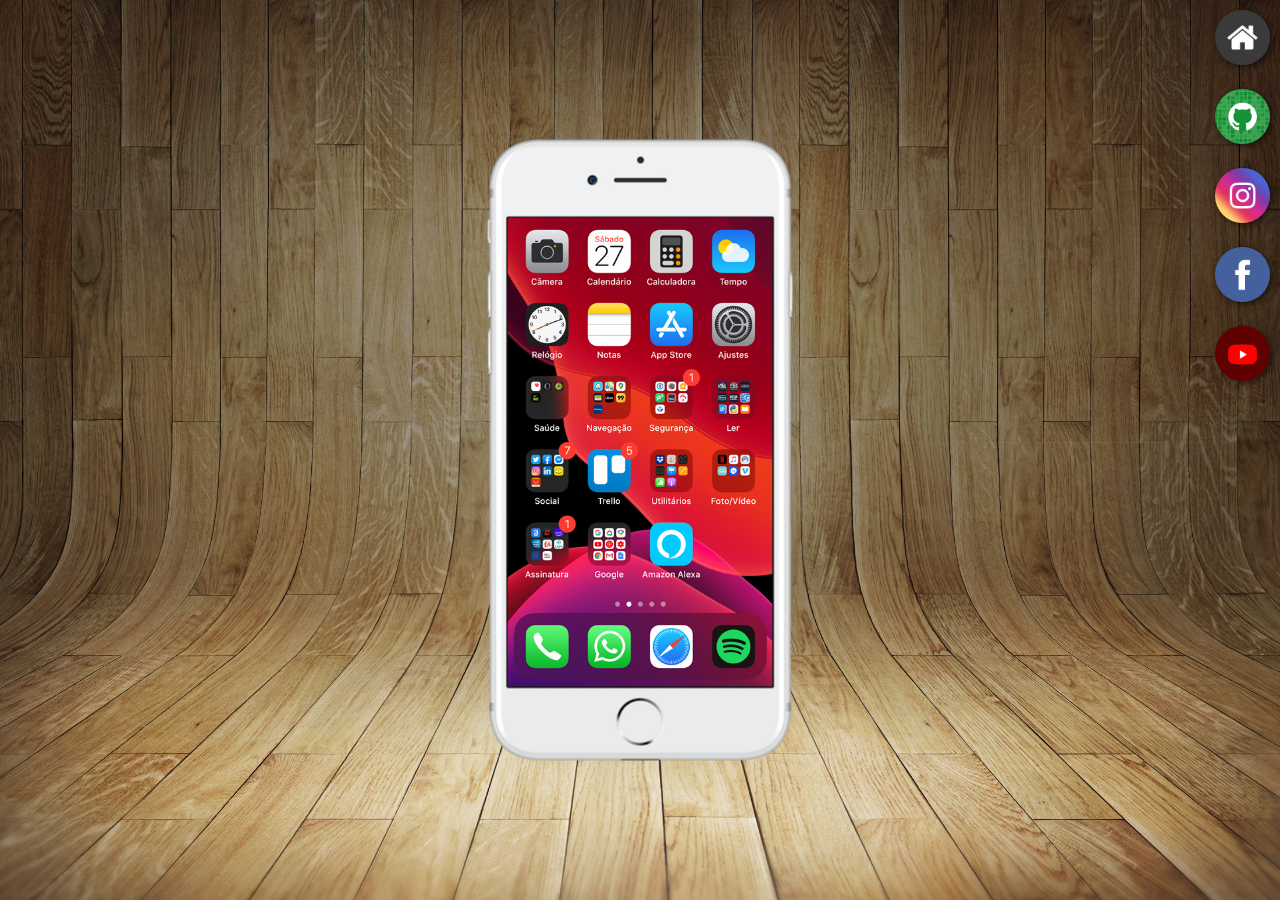
<file: index.html>
<!DOCTYPE html>
<html lang="pt-BR">
<head>
    <meta charset="UTF-8">
    <meta name="viewport" content="width=device-width, initial-scale=1.0">
    <link rel="shortcut icon" href="favicon.ico" type="image/x-icon">
    <link rel="stylesheet" href="estilos/style.css">
    <title>Projeto Redes Sociais</title>
</head>
<body>
    <main>
        <section id="telefone">
            <iframe src="home.html" name="tela" id="tela" frameborder="0">
                seu navegador não e compativel com esta funcionalidade
            </iframe>
        </section>
        <section id="redes-sociais">
            <a href="home.html" target="tela"> <img src="imagens/logo-home.jpg" alt="Home"></a> <br>
            <a href="github.html" target="tela"> <img src="imagens/logo-github.jpg" alt="GitHub"></a> <br>
            <a href="instagram.html" target="tela"><img src="imagens/logo-instagram.jpg" alt="Instagram"></a> <br>
            <a href="facebook.html" target="tela"><img src="imagens/logo-facebook.jpg" alt="Facebook"></a> <br>
            <a href="youtube.html" target="tela"><img src="imagens/logo-youtube.jpg" alt=""></a> <br>
        </section>
    </main>
</body>
</html>
</file>
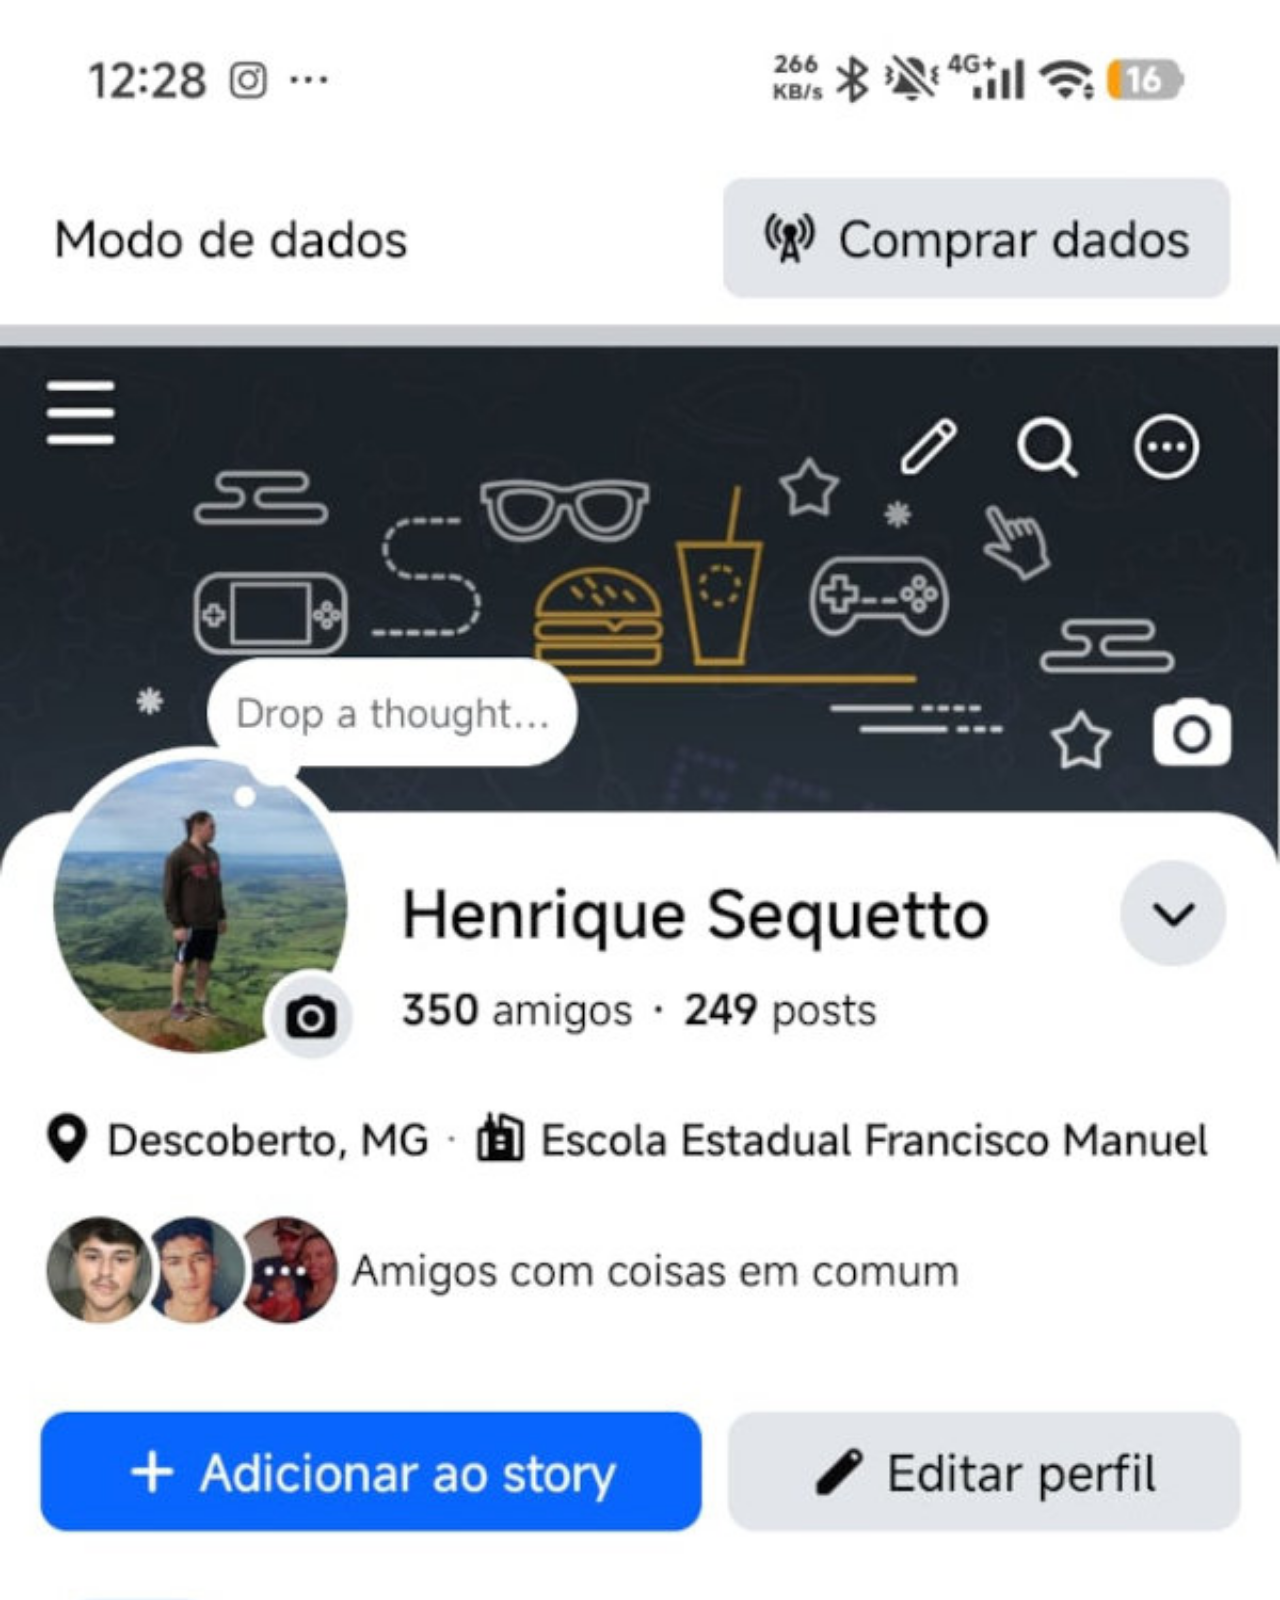
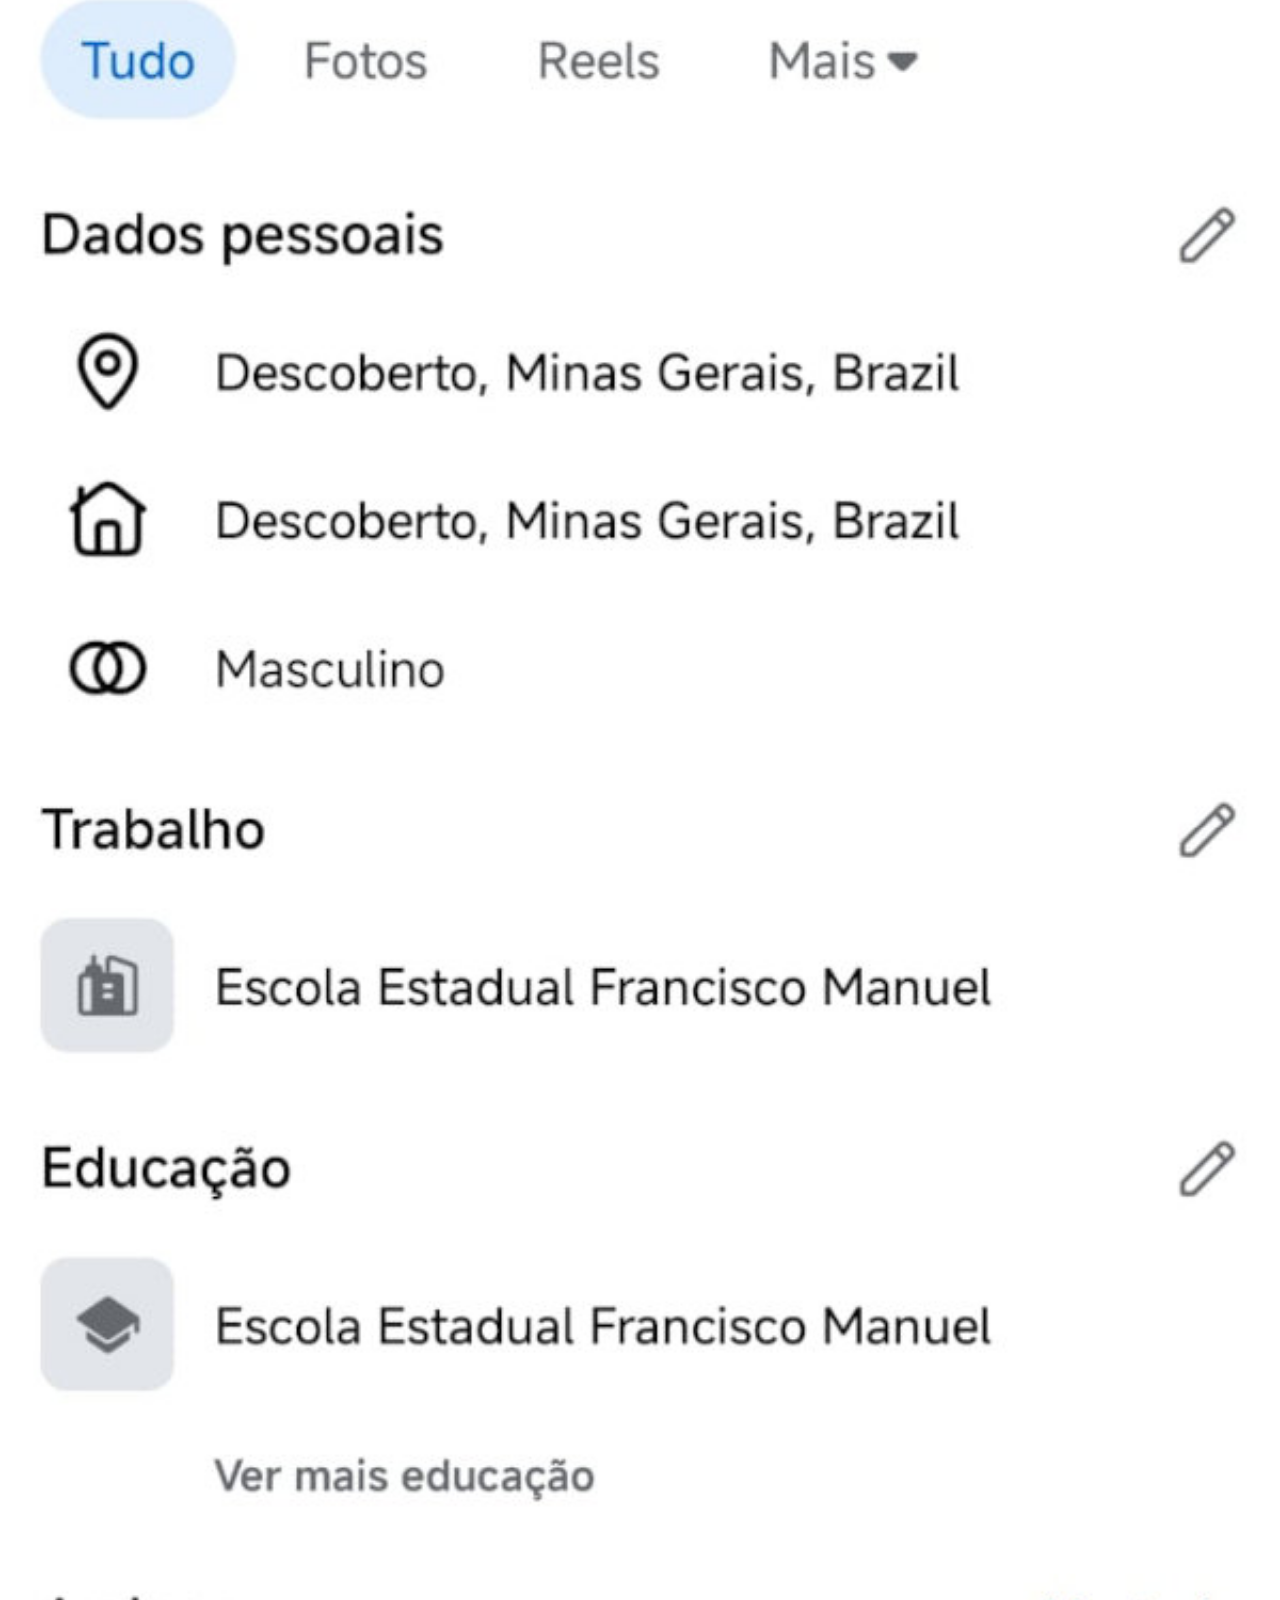
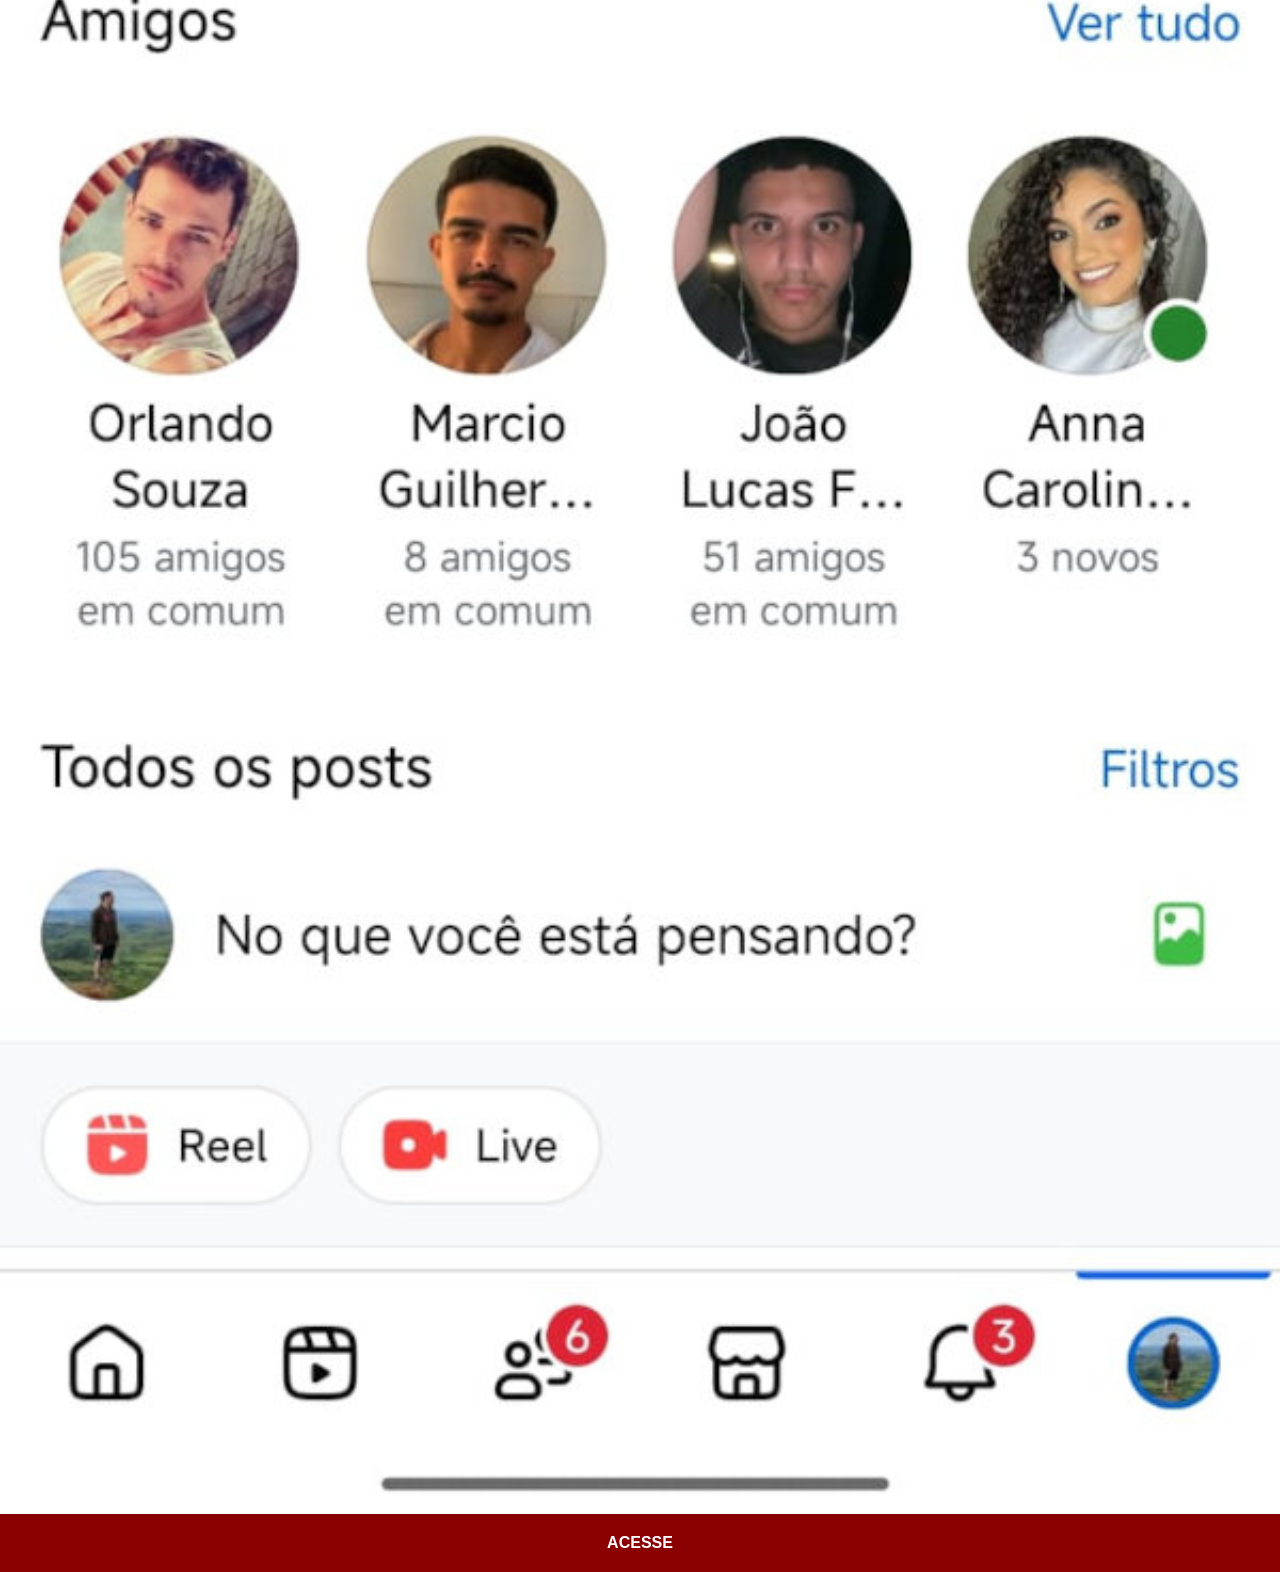
<file: facebook.html>
<!DOCTYPE html>
<html lang="pt-BR">
<head>
    <meta charset="UTF-8">
    <meta name="viewport" content="width=device-width, initial-scale=1.0">
    <link rel="stylesheet" href="estilos/social.css">
    <title>Facebook</title>
</head>
<body>
    <img src="imagens/tela-facebook.jpg" alt="Facebook">
    <a href="https://www.facebook.com/henrique.sequetto/" target="_blank" rel="external"> ACESSE</a>
</body>
</html>
</file>
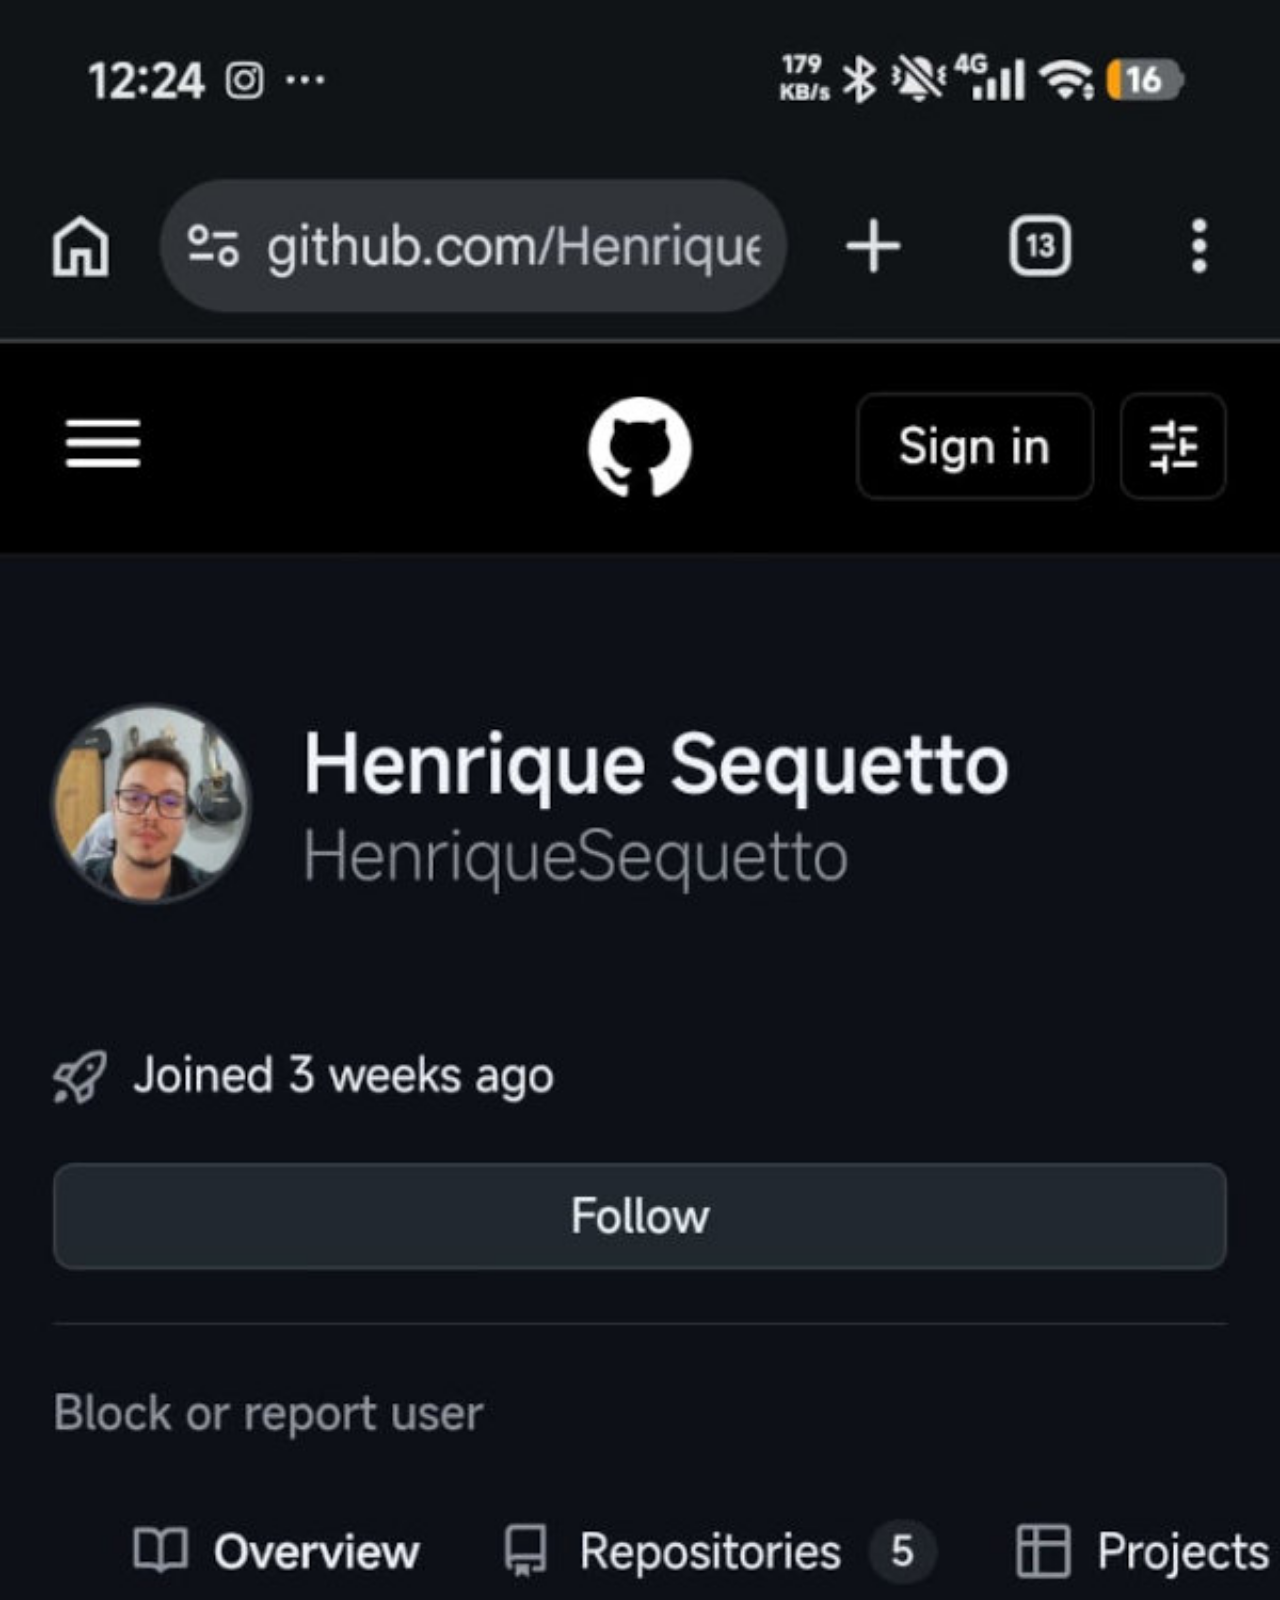
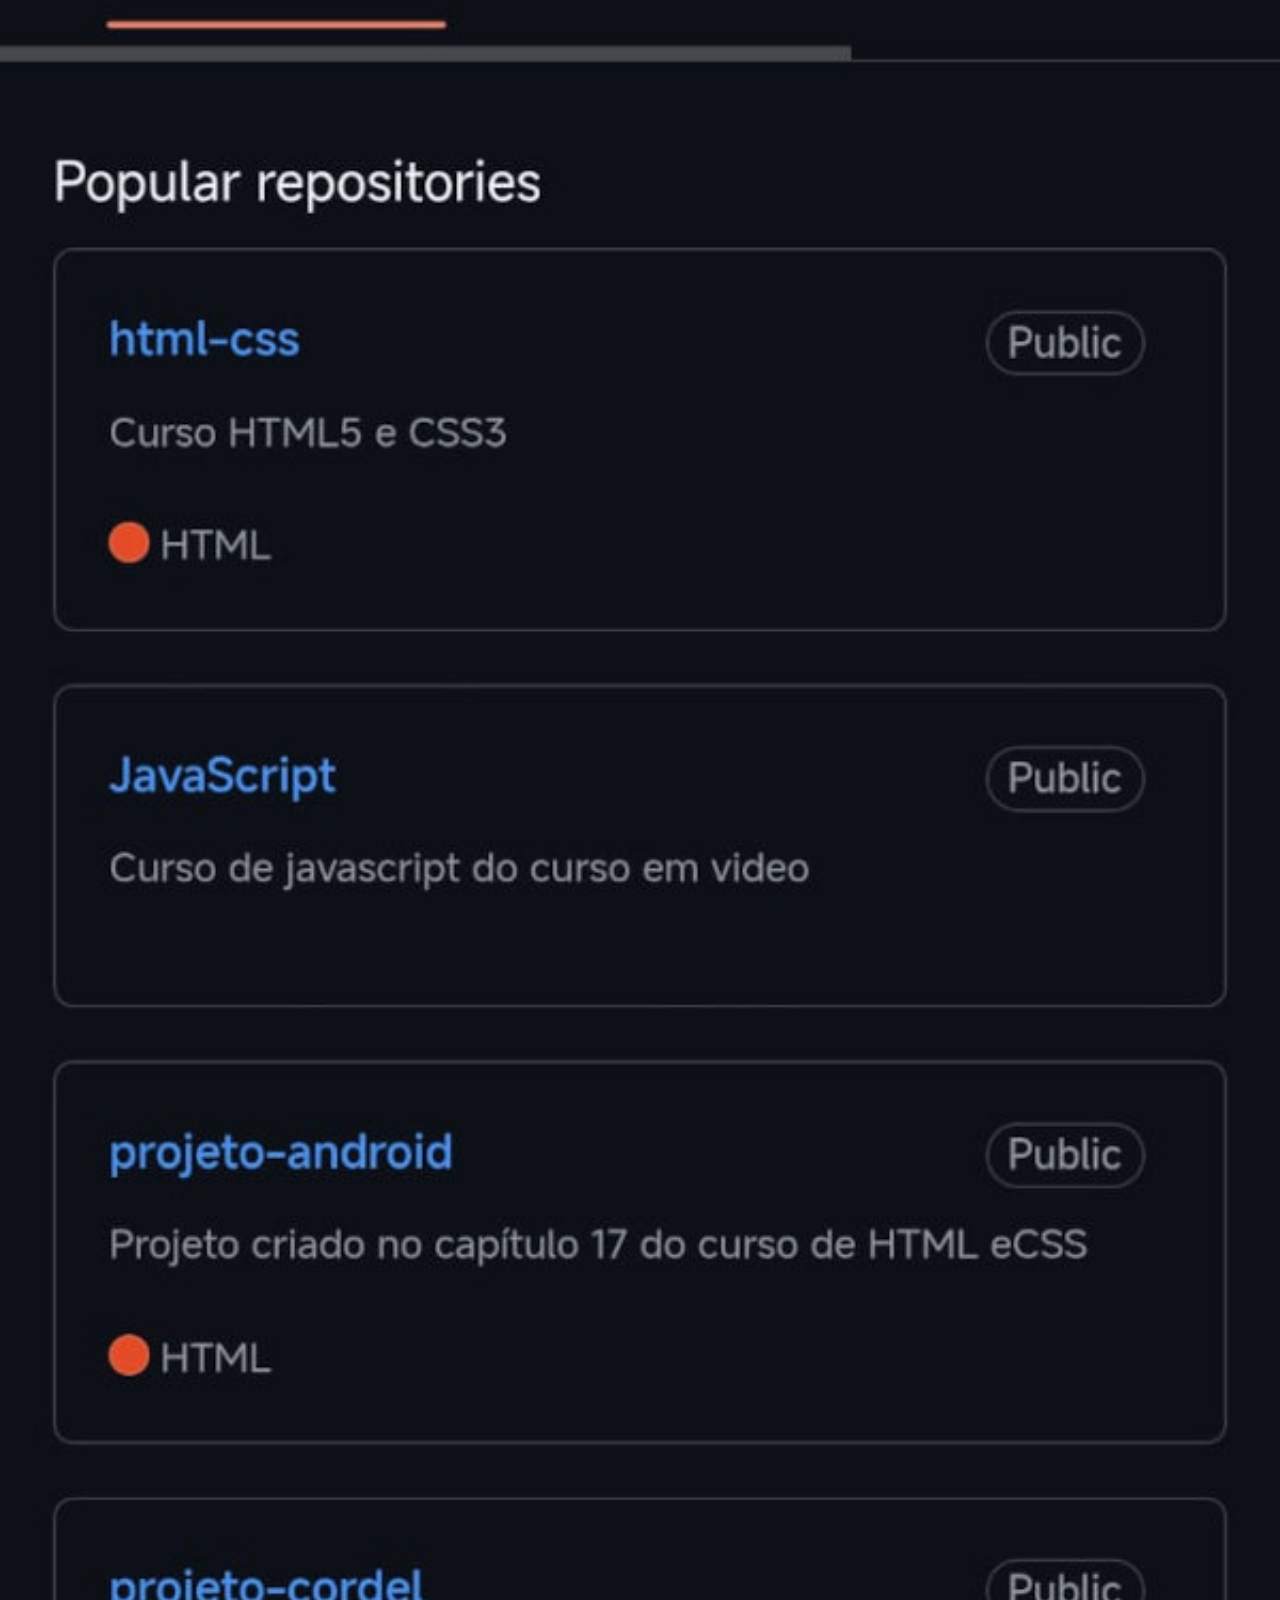
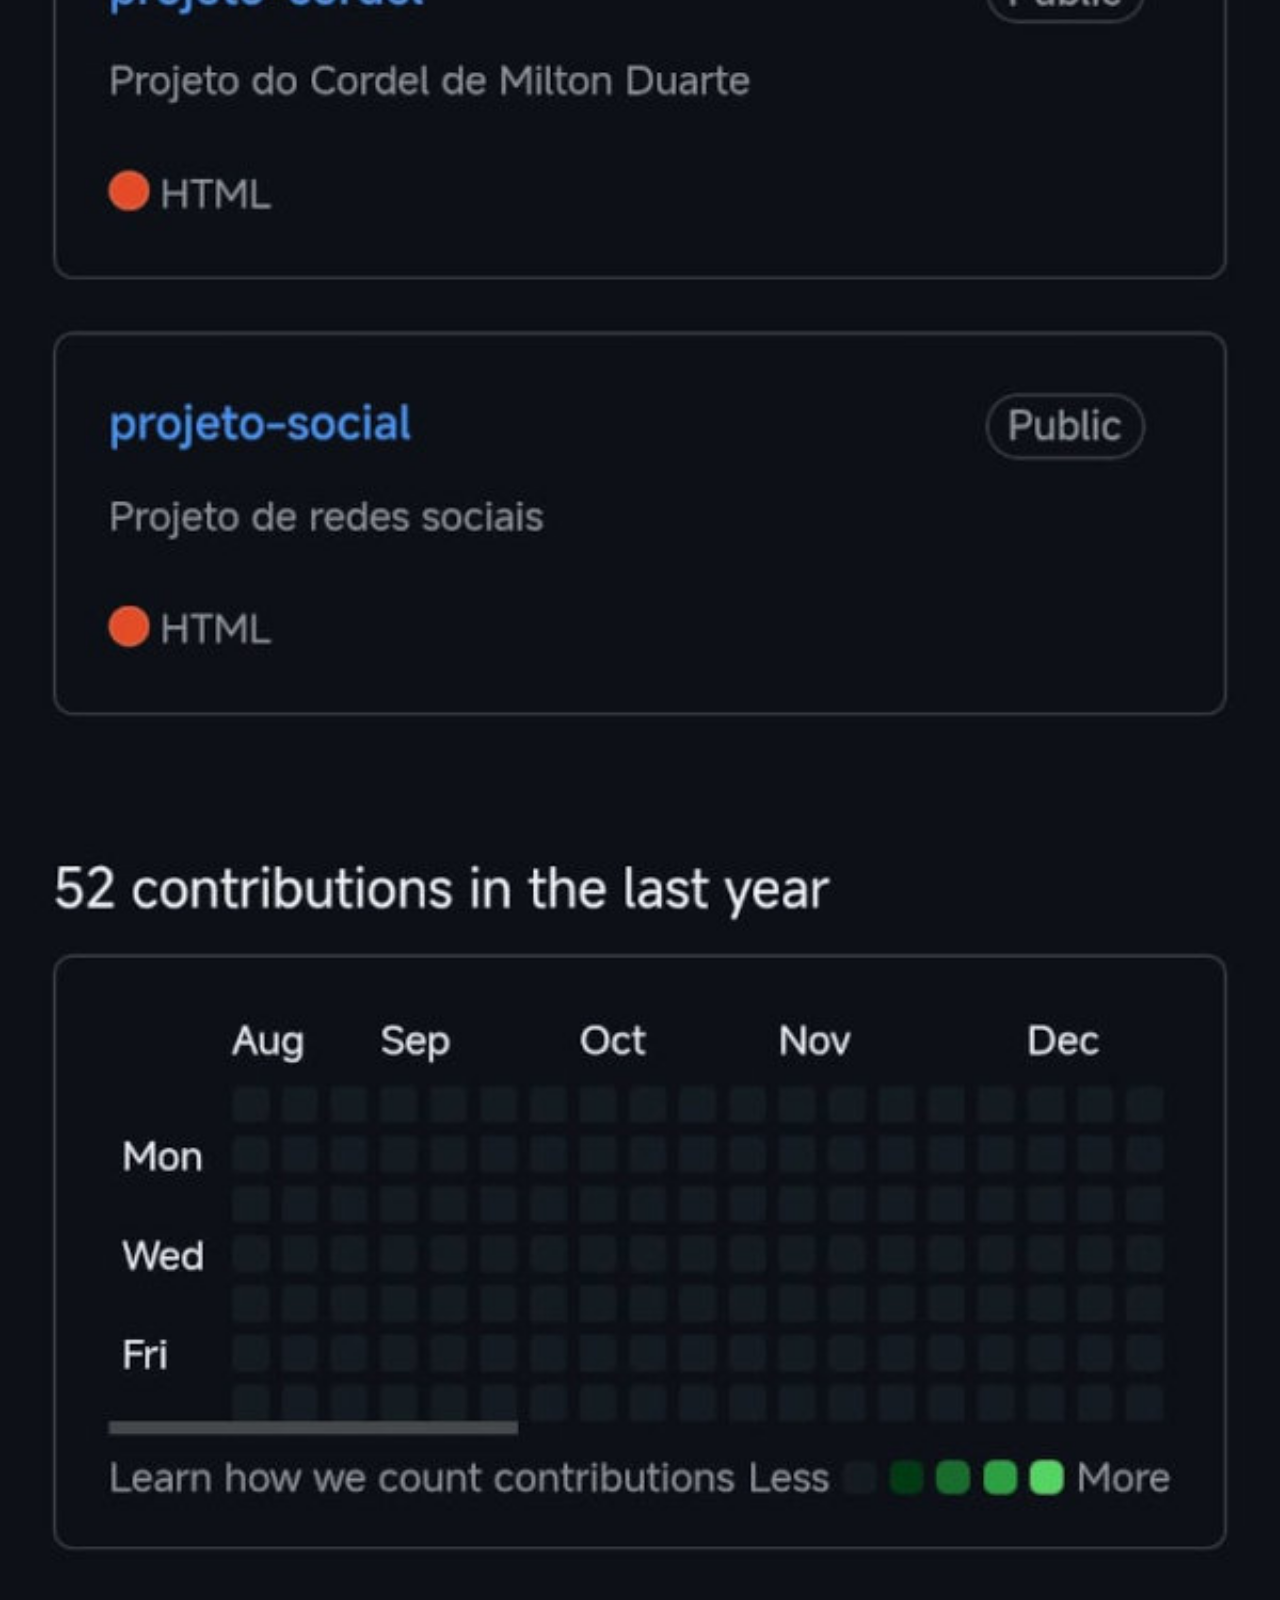
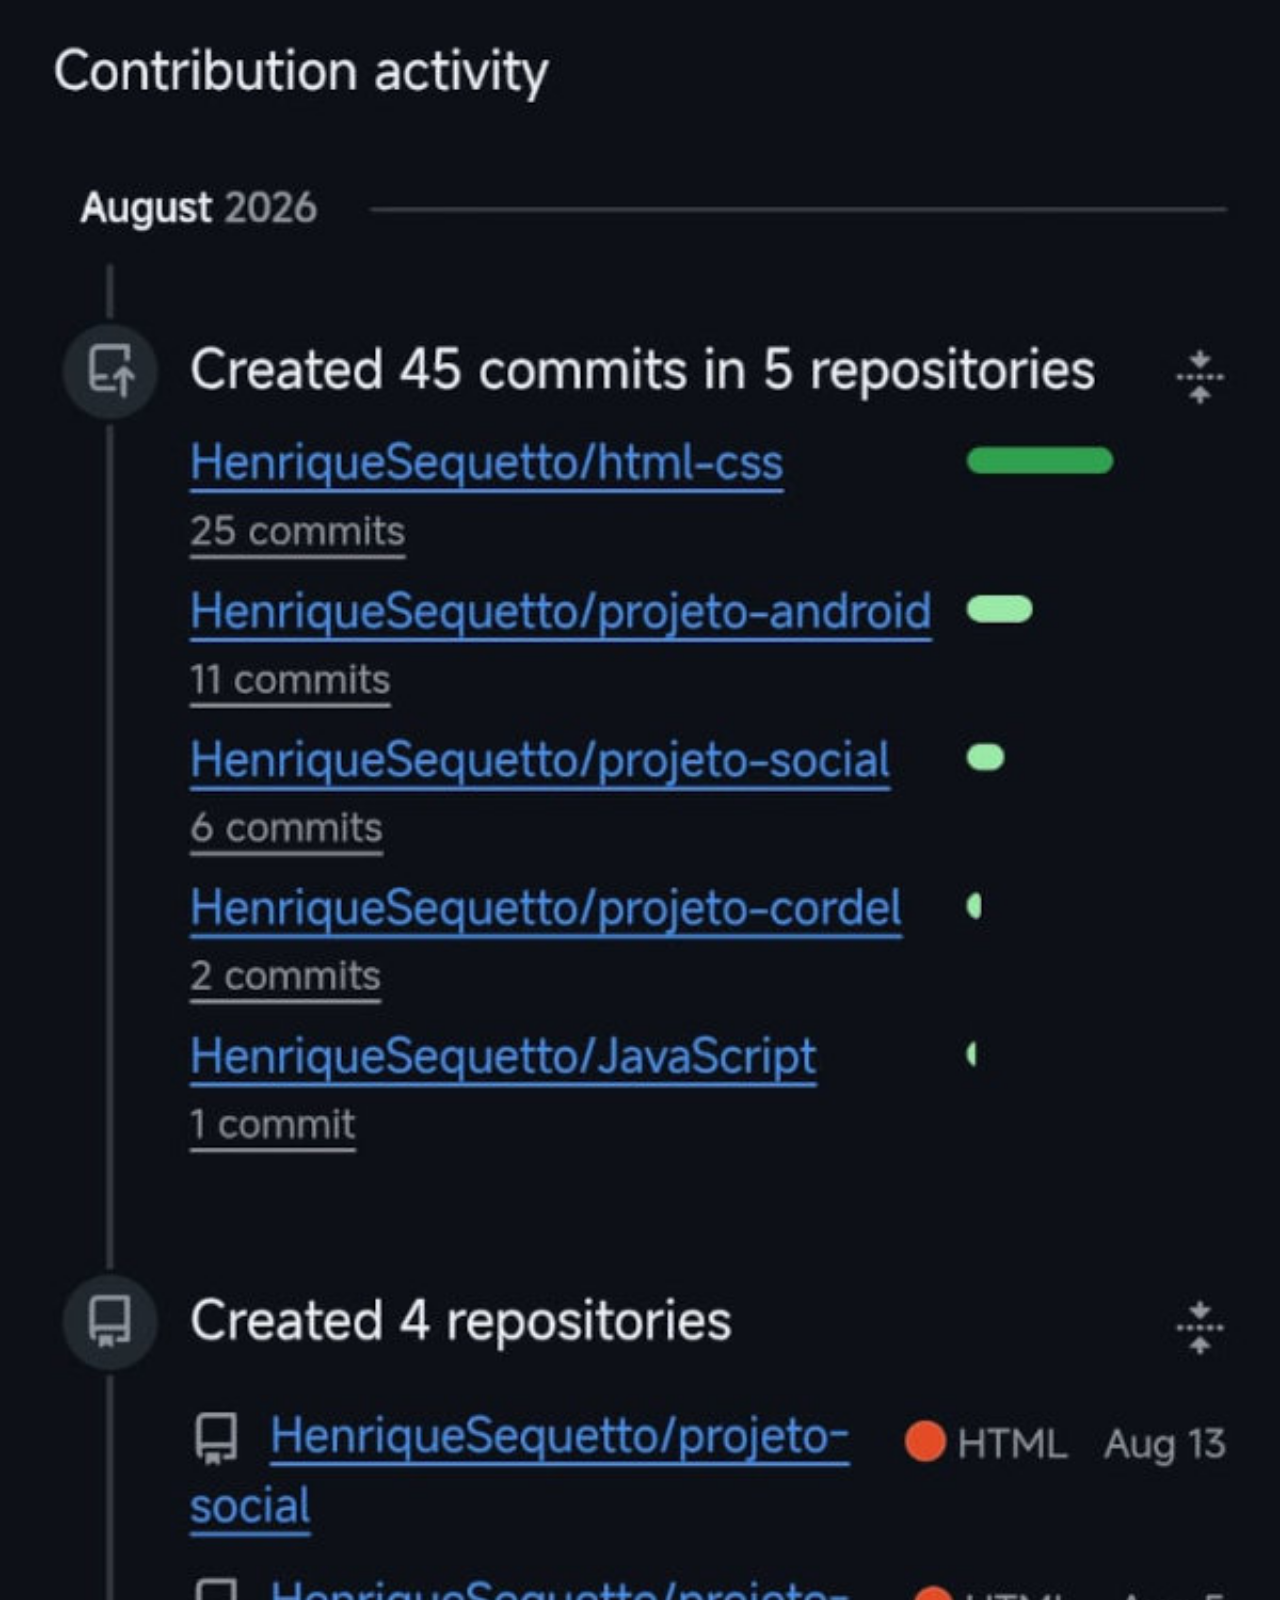
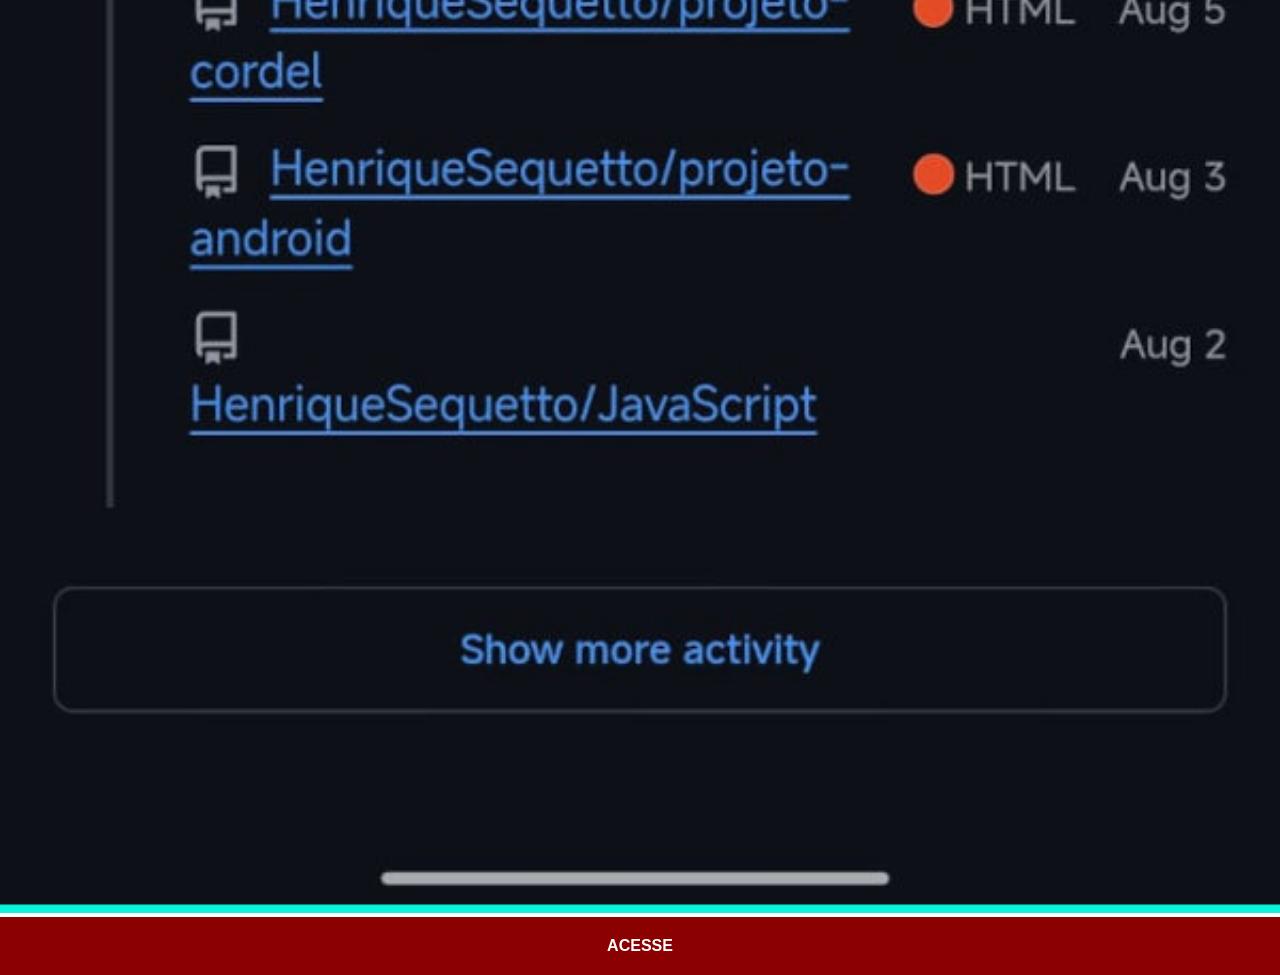
<file: github.html>
<!DOCTYPE html>
<html lang="pt-BR">
<head>
    <meta charset="UTF-8">
    <meta name="viewport" content="width=device-width, initial-scale=1.0">
    <link rel="stylesheet" href="estilos/social.css">
    <title>github</title>
</head>
<body>
    <img src="imagens/tela-github.jpg" alt="GitHub">
    <a href="https://github.com/HenriqueSequetto" target="_blank" rel="external">ACESSE</a>
</body>
</html>
</file>
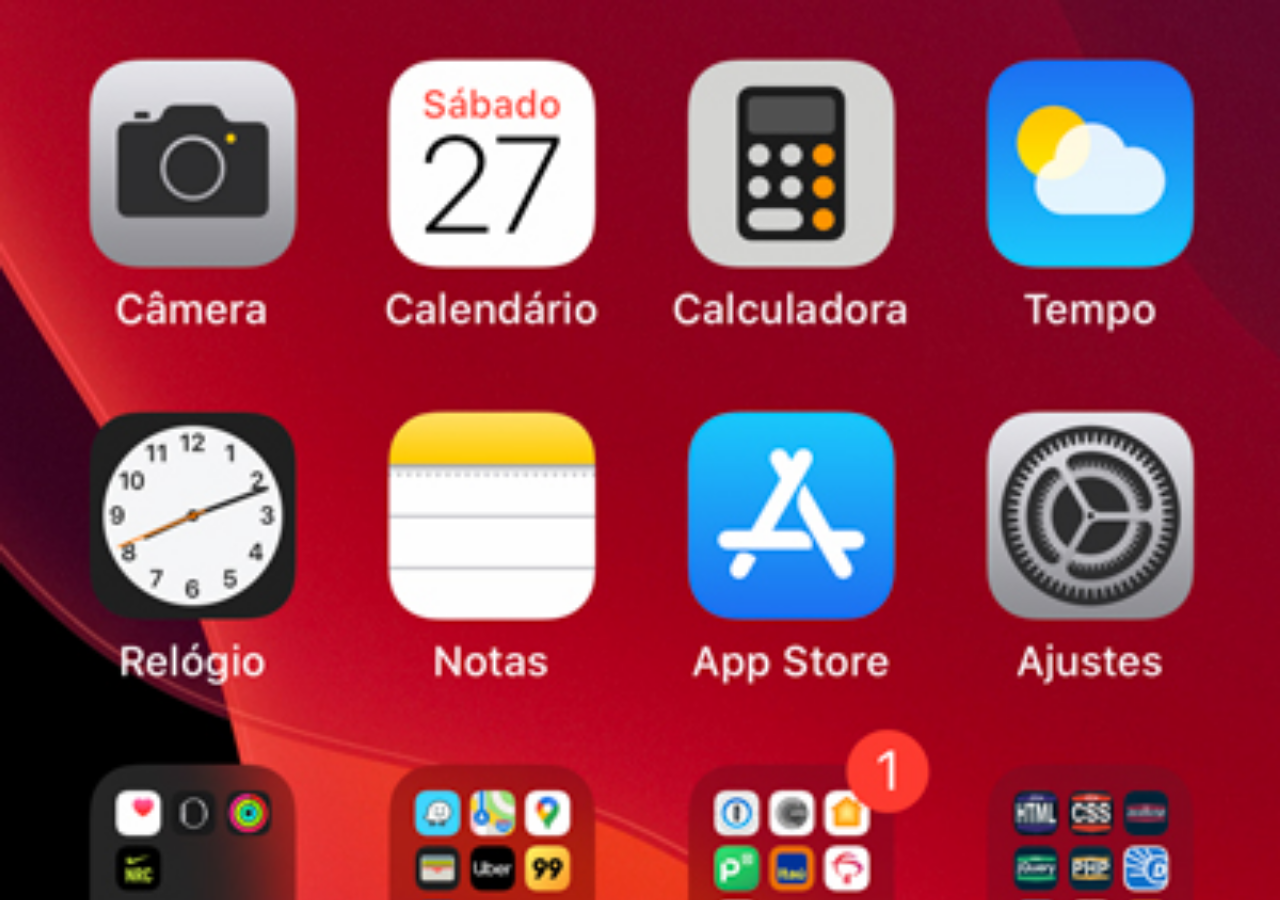
<file: home.html>
<!DOCTYPE html>
<html lang="pt-BR">
<head>
    <meta charset="UTF-8">
    <meta name="viewport" content="width=device-width, initial-scale=1.0">
    <title>Home</title>
    <style>
        *{
            margin: 0;
            padding: 0;
        }

        body{
            width: 100vw;
            height: 100vh;
            background: black url('imagens/tela-home.jpg') no-repeat top center ;
            background-size: cover;
        }
    </style>
</head>

<body>
    
</body>
</html>
</file>
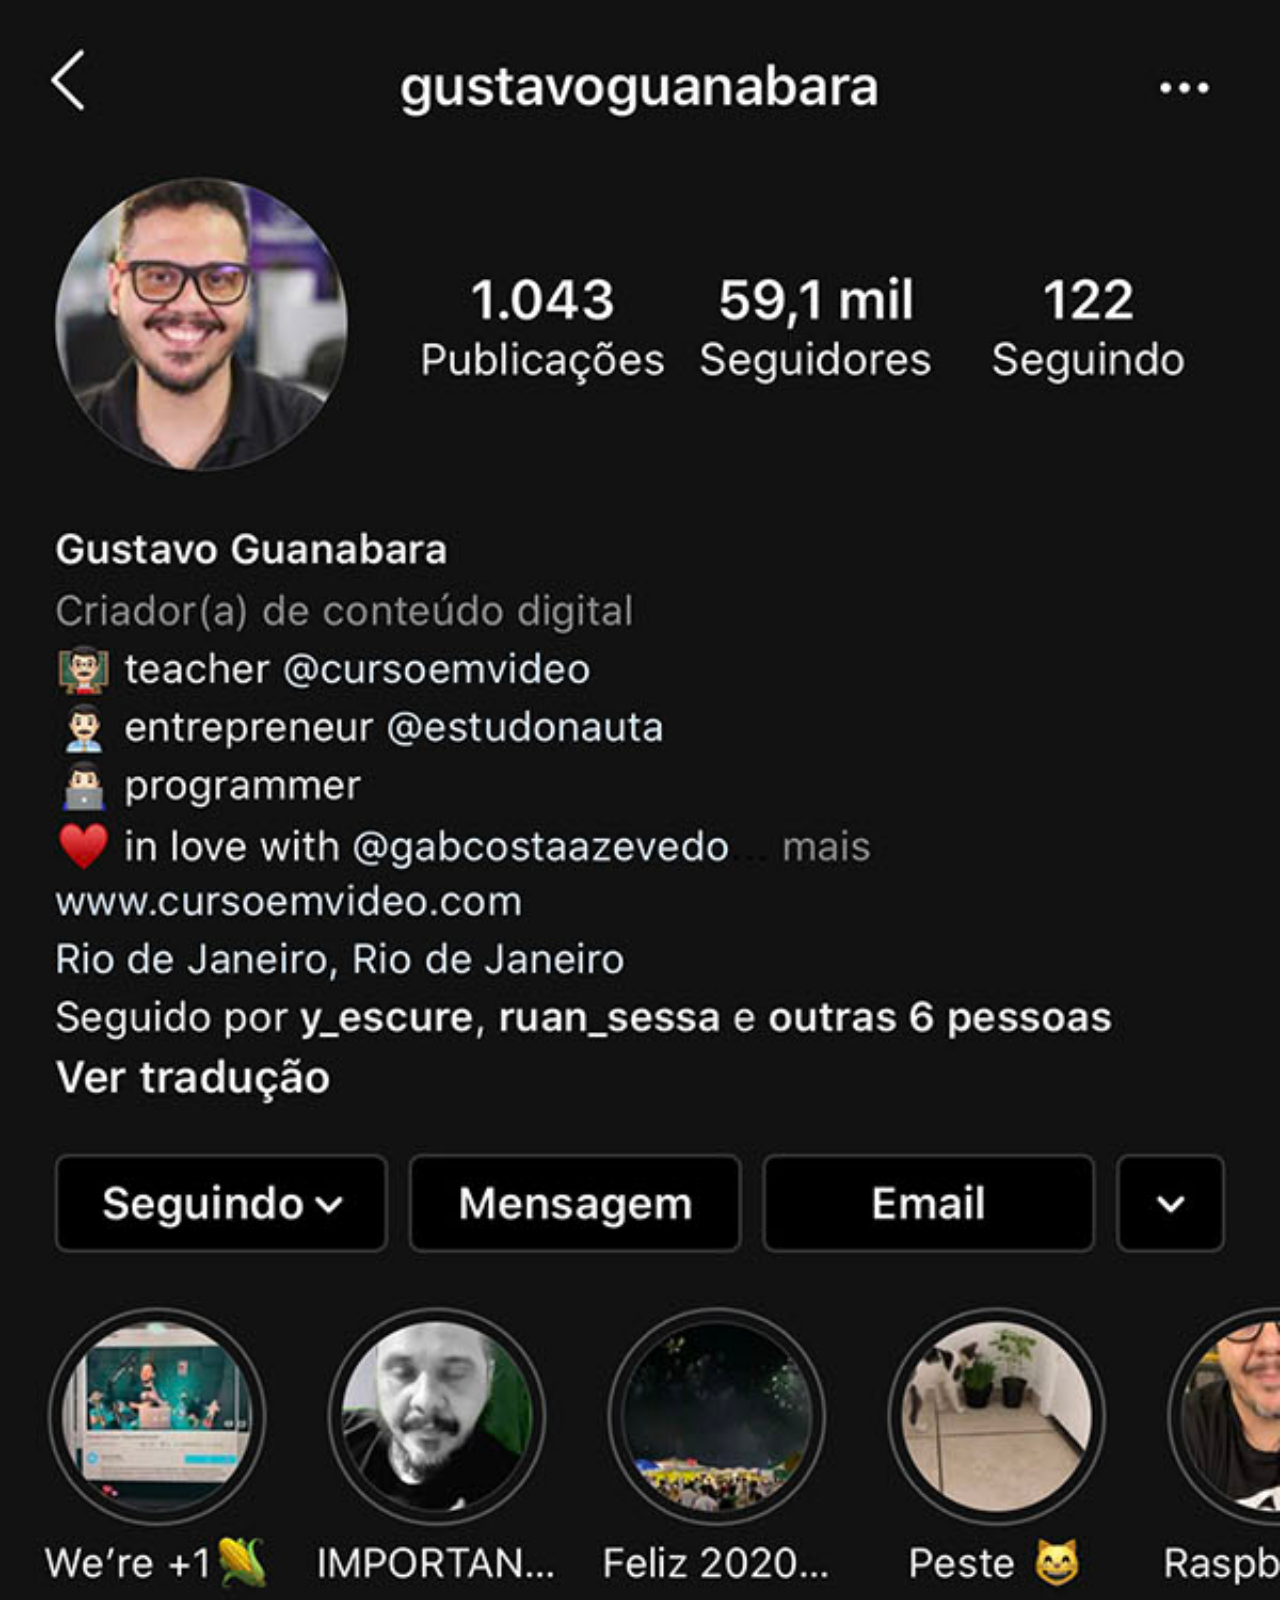
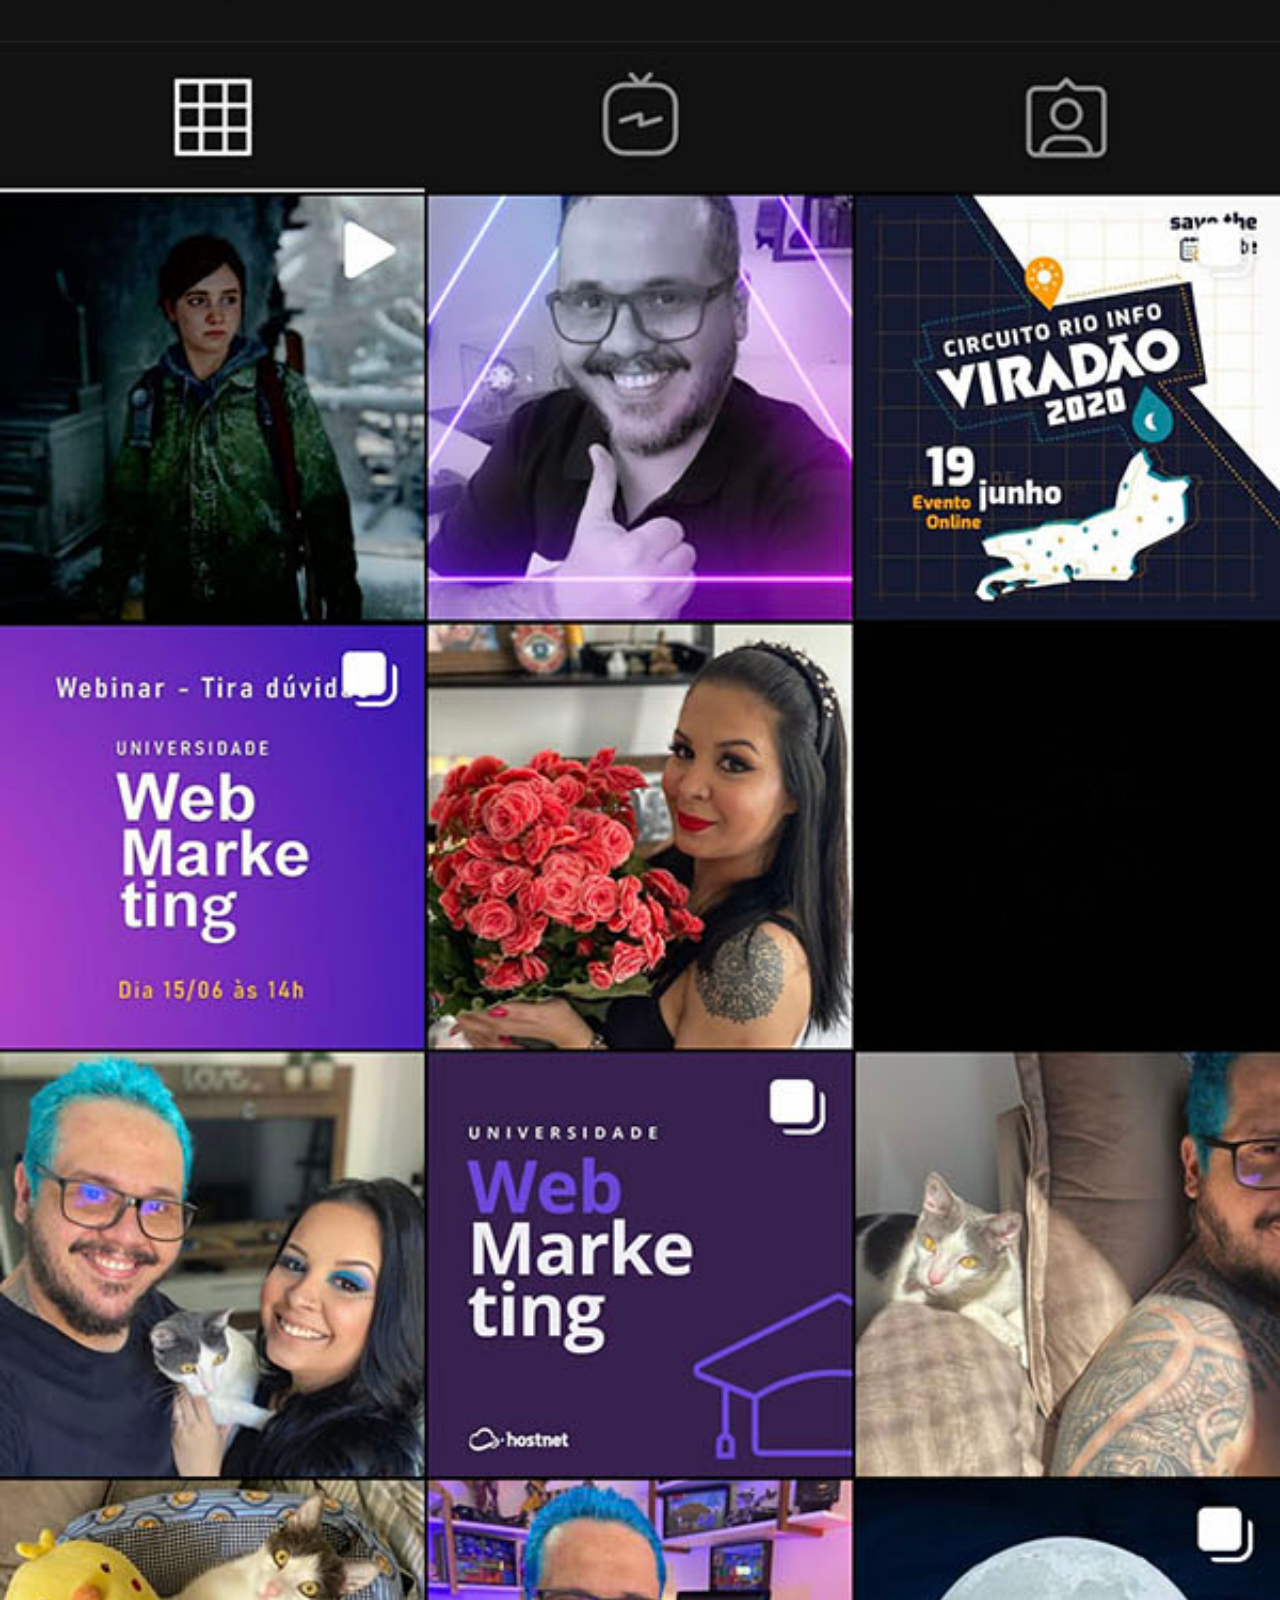
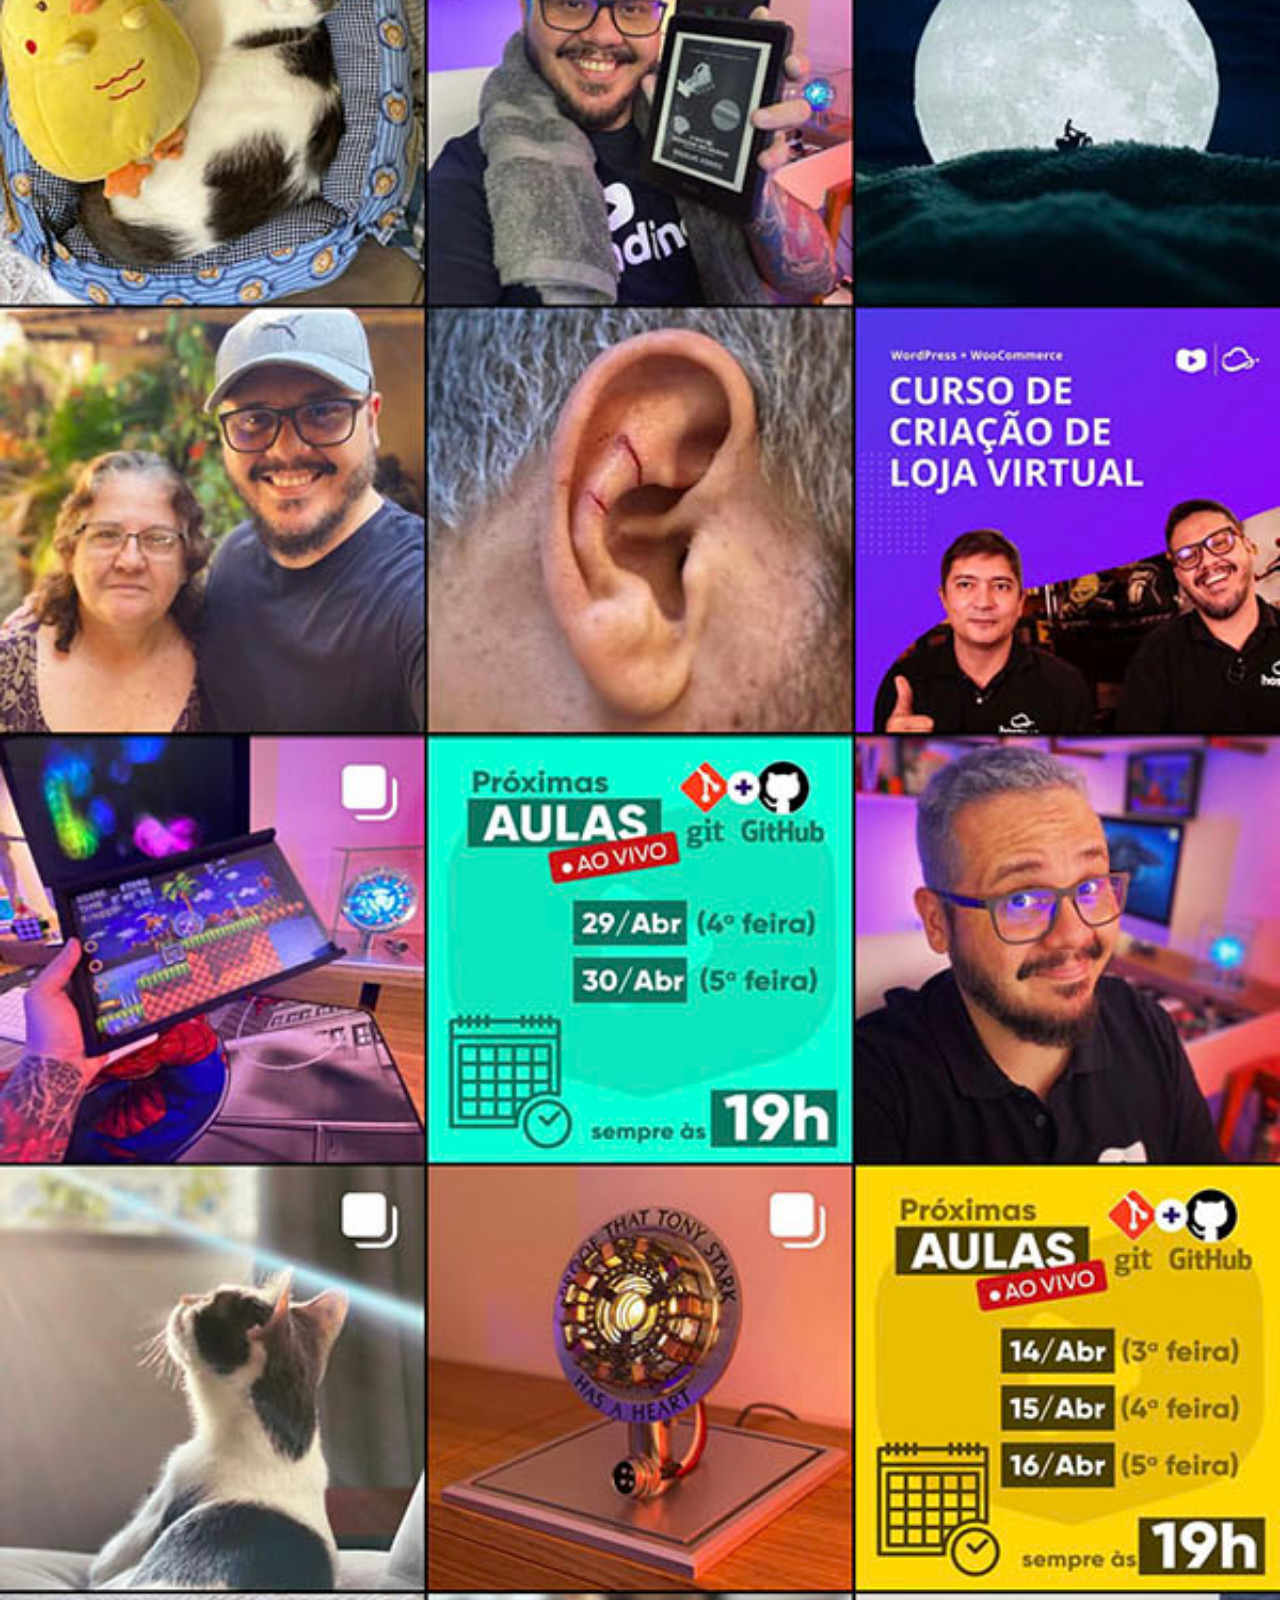
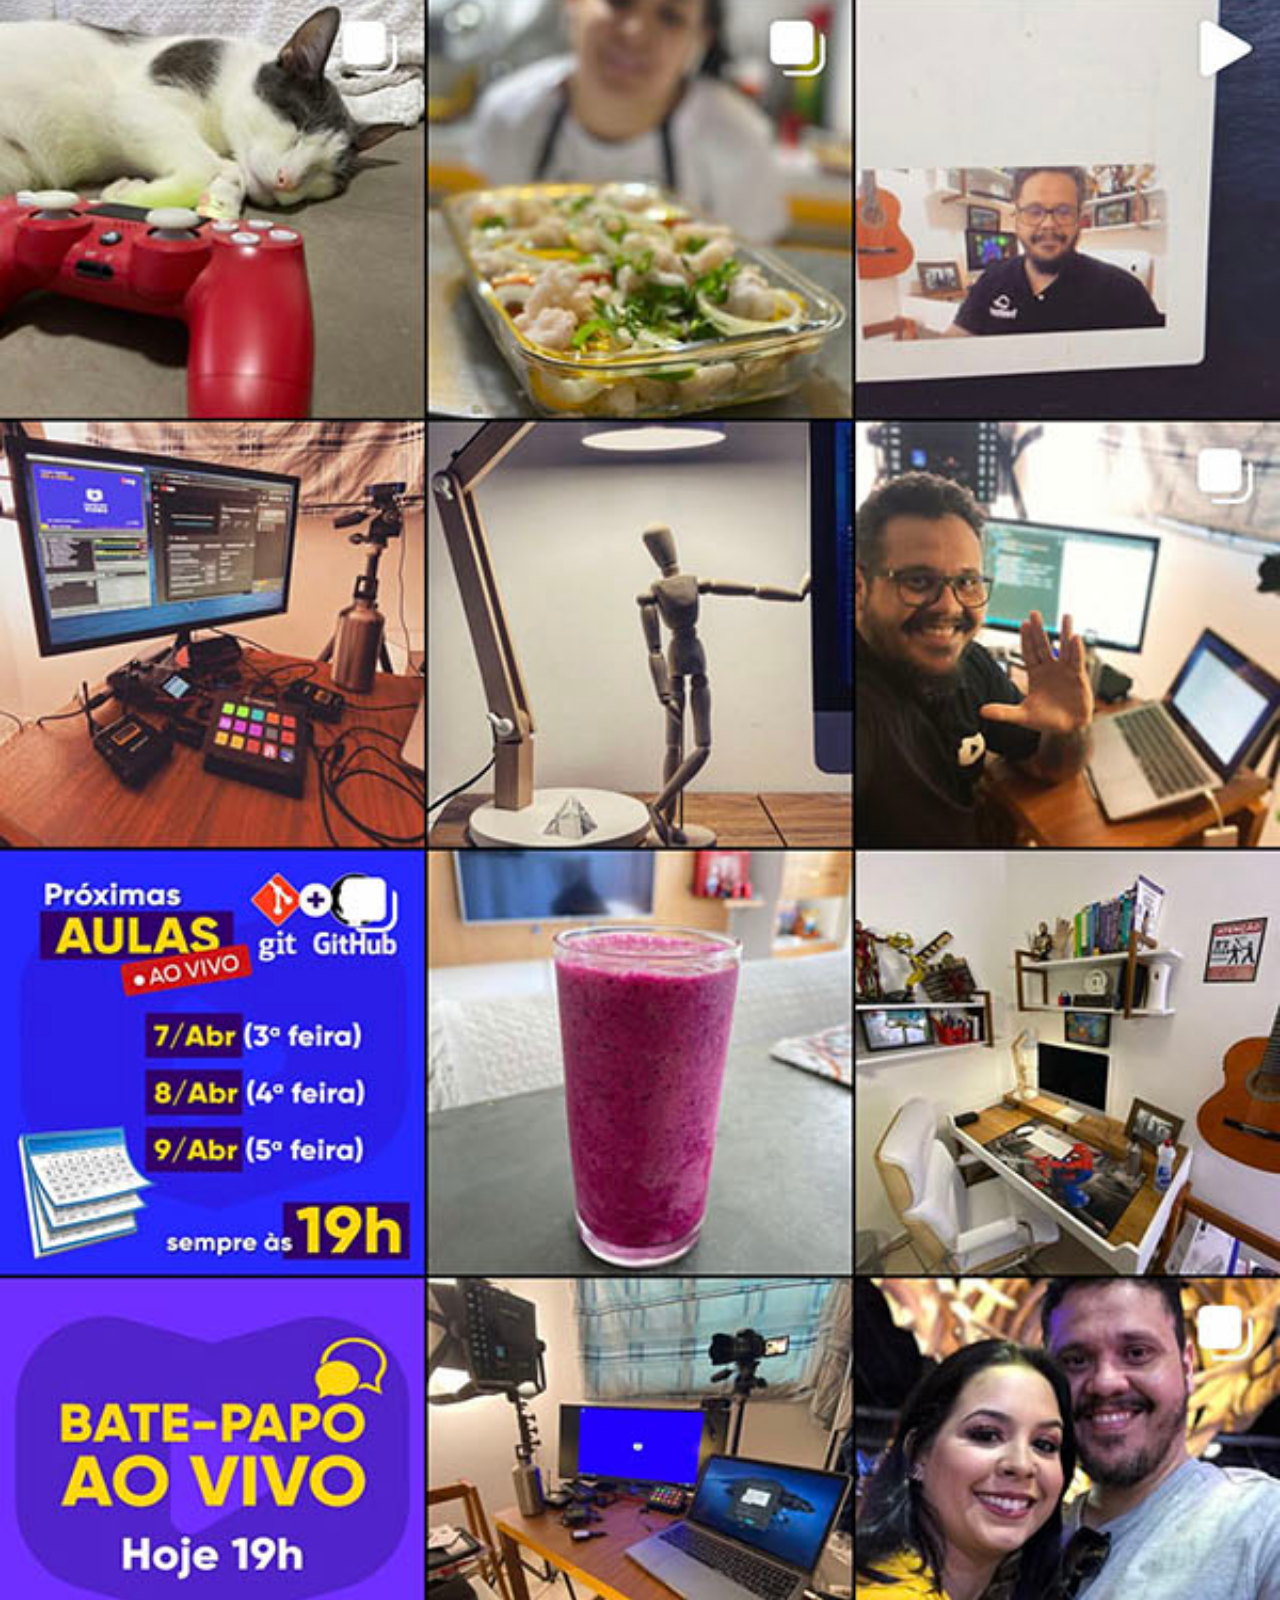
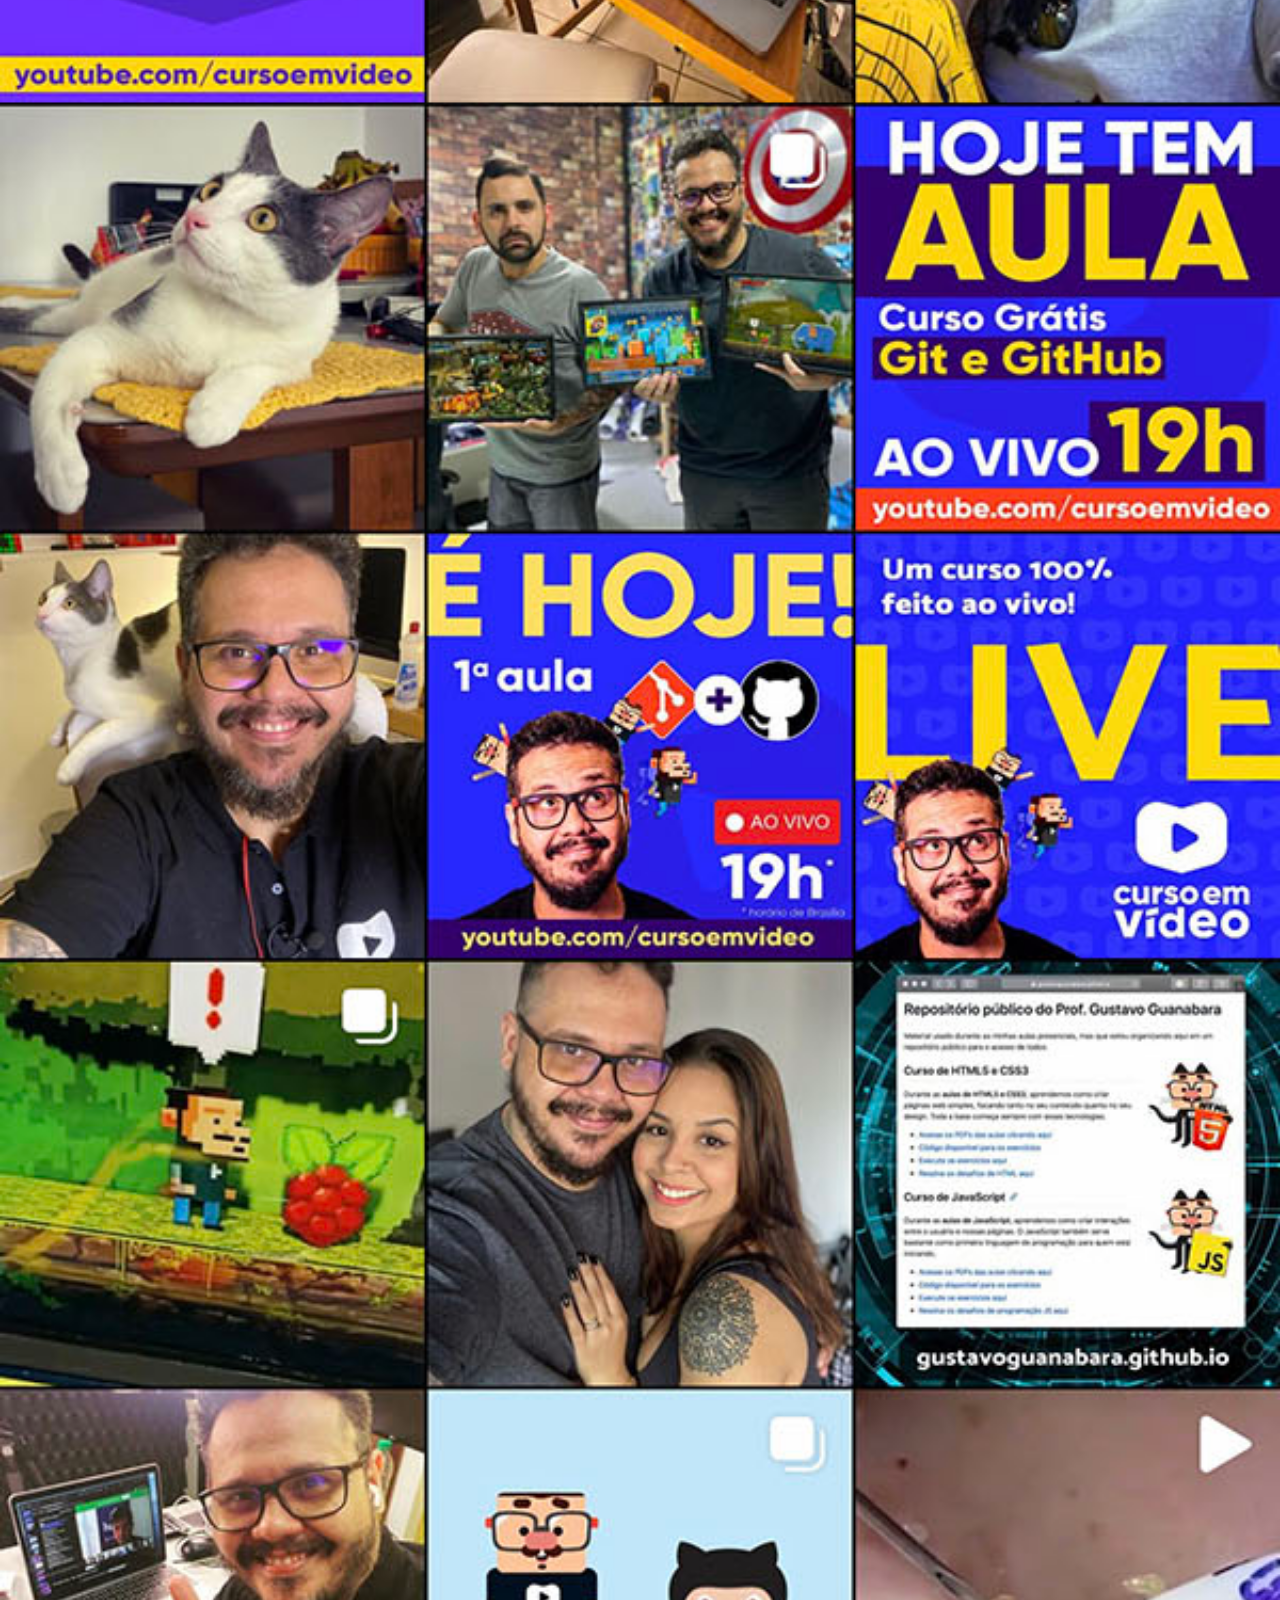
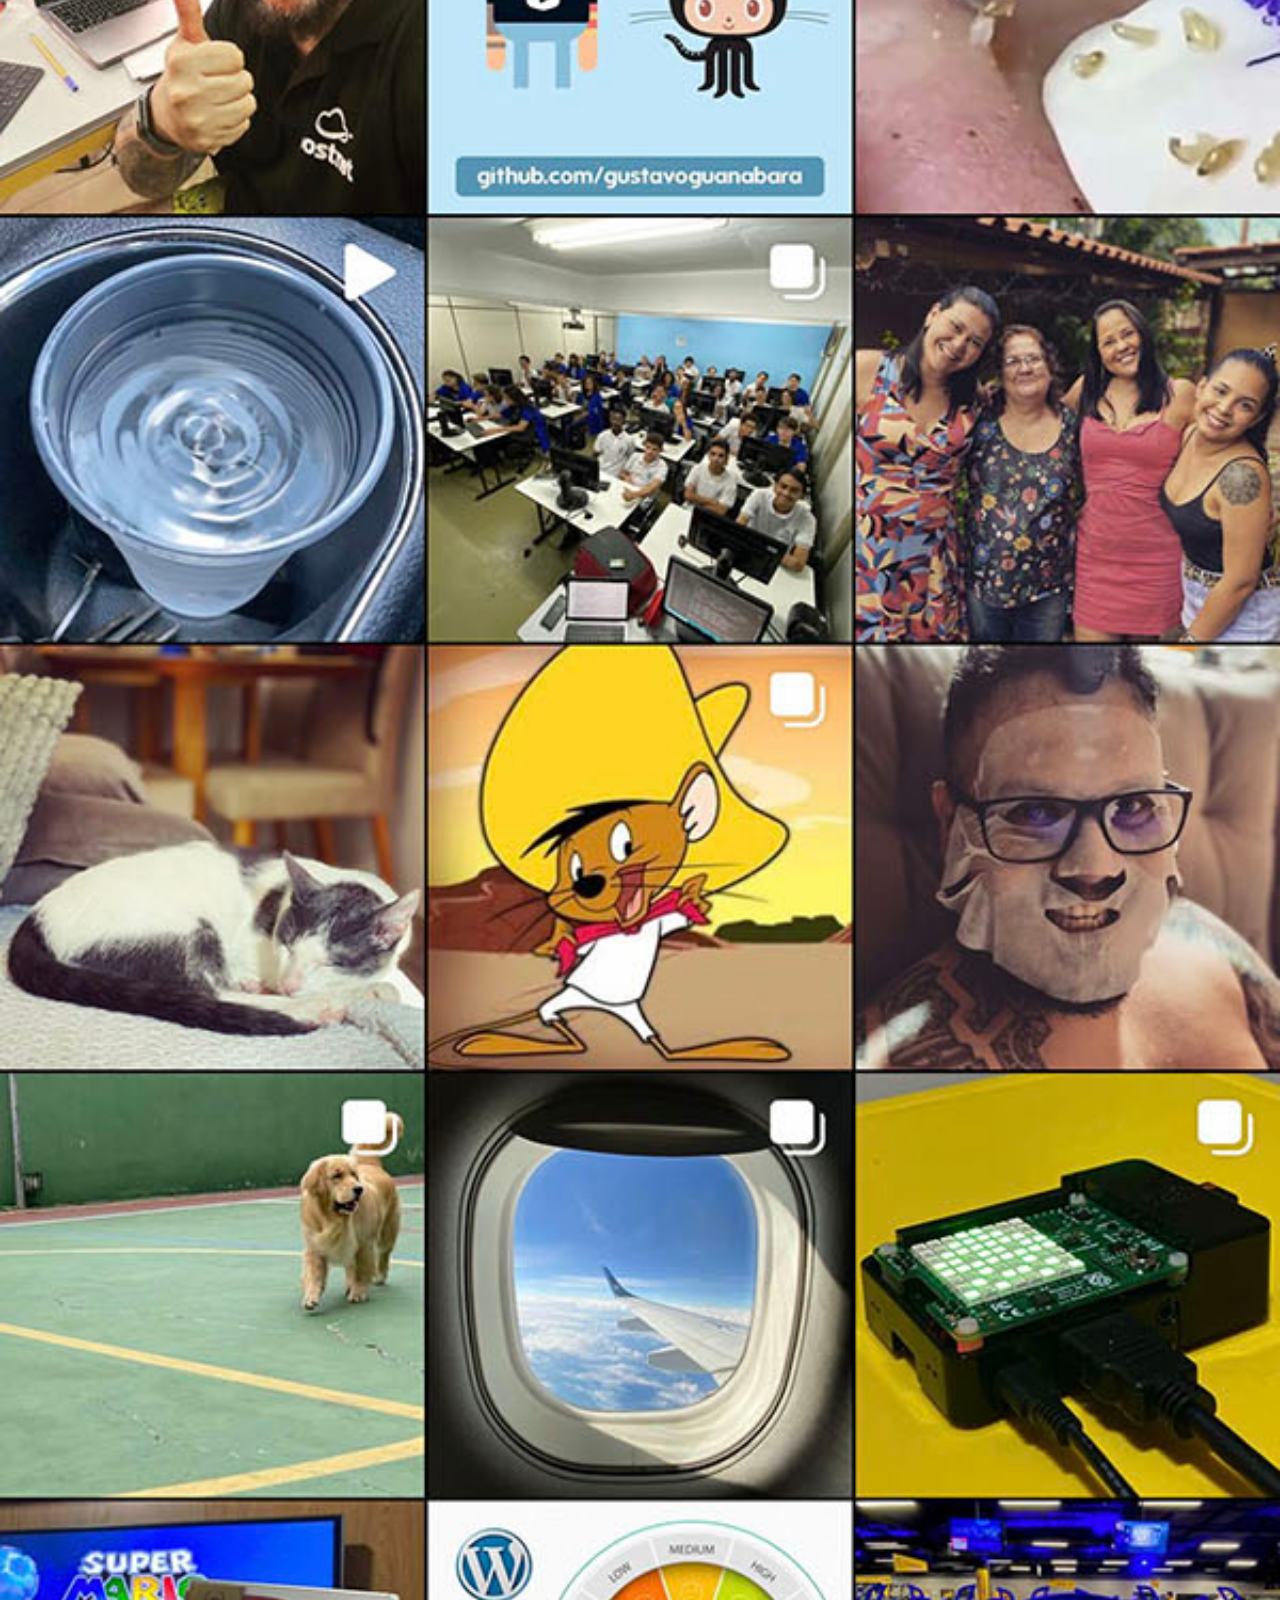
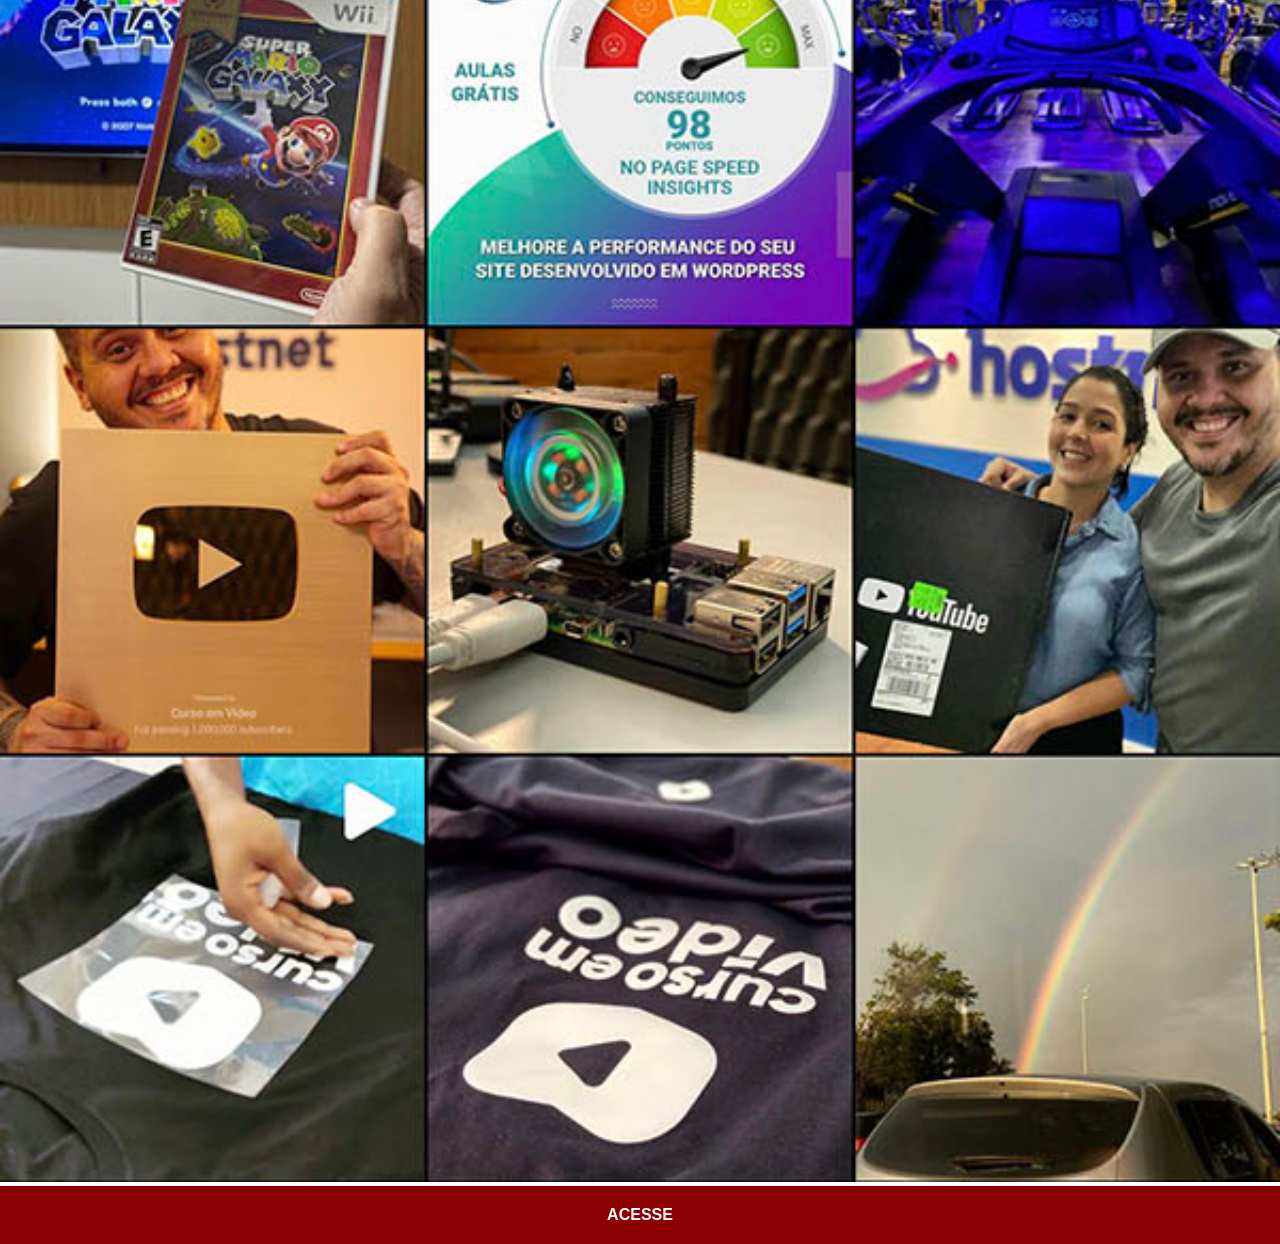
<file: instagram.html>
<!DOCTYPE html>
<html lang="pt-BR">
<head>
    <meta charset="UTF-8">
    <meta name="viewport" content="width=device-width, initial-scale=1.0">
    <link rel="stylesheet" href="estilos/social.css">
    <title>Instagram</title>
</head>
<body>
    <img src="imagens/tela-instagram.jpg" alt="Instagram">
    <a href="https://www.instagram.com/pesado_79/" target="_blank" rel="external"> ACESSE</a>
</body>
</html>
</file>
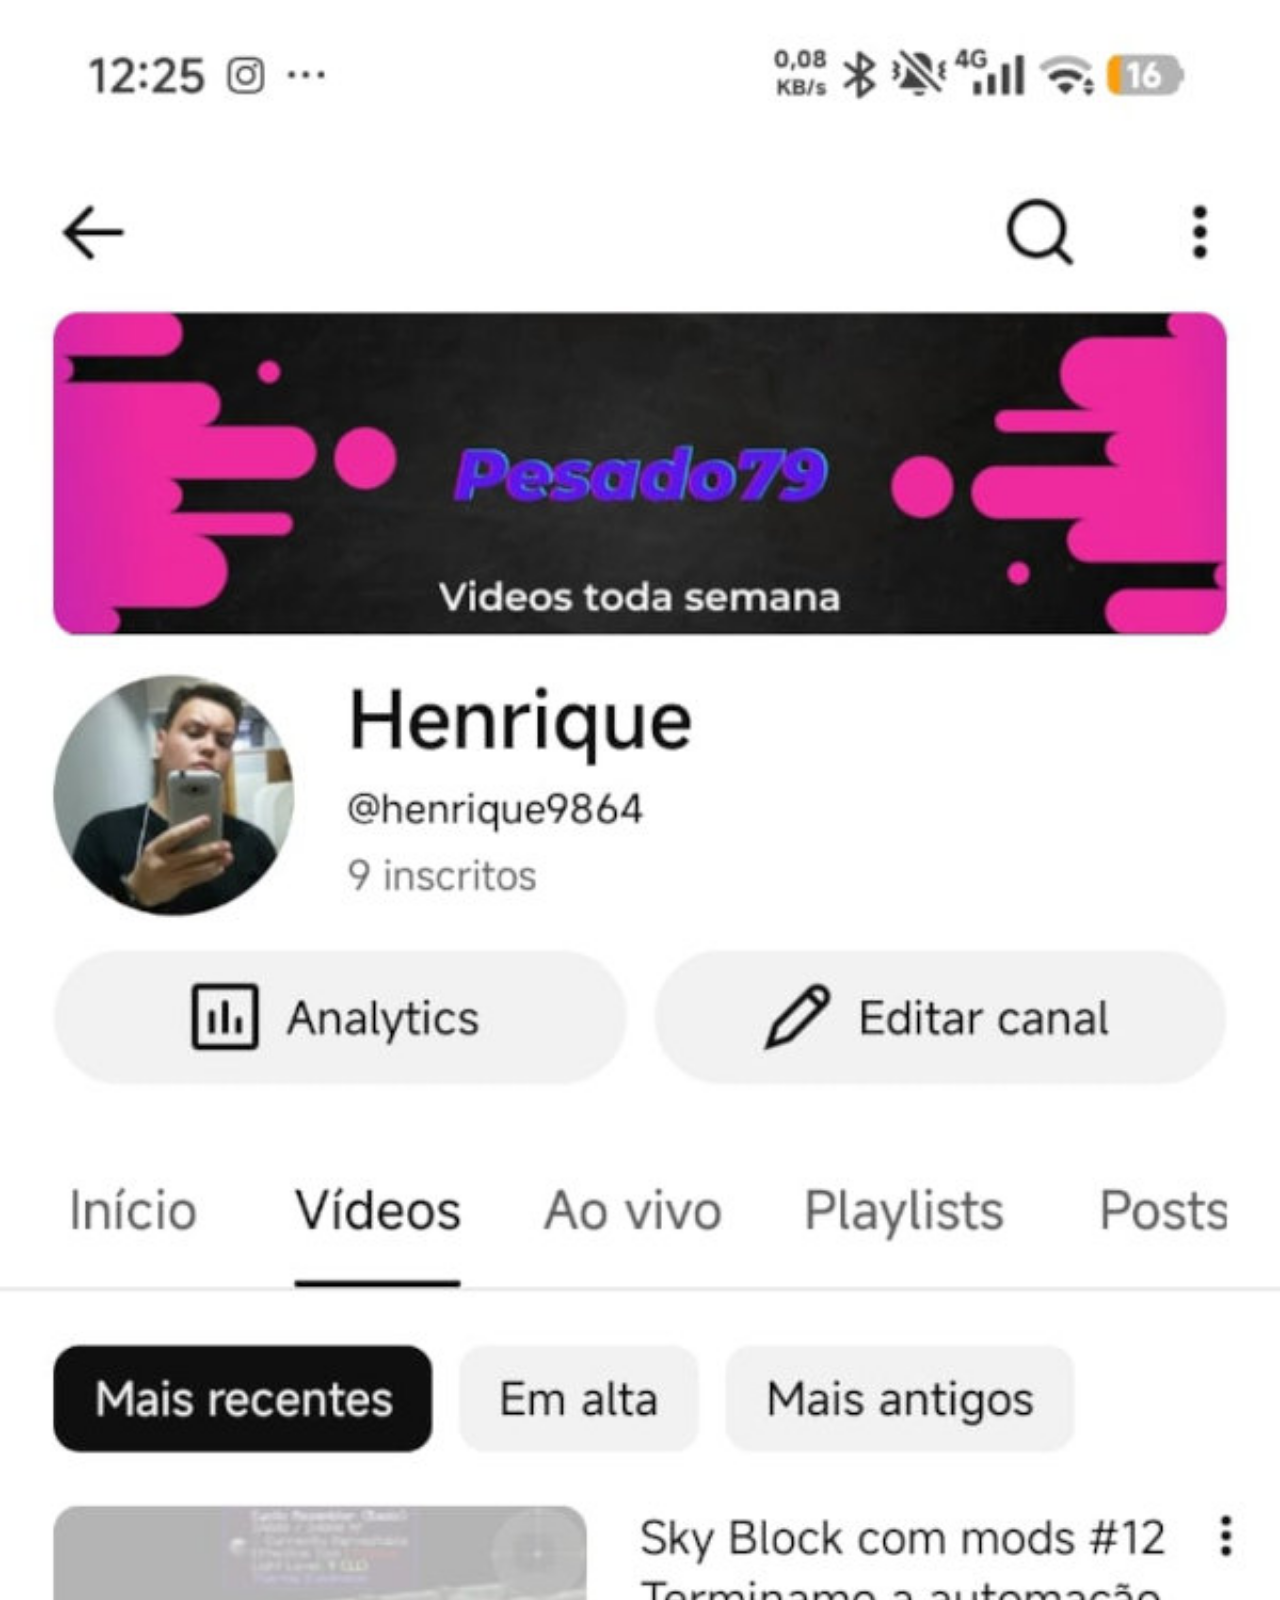
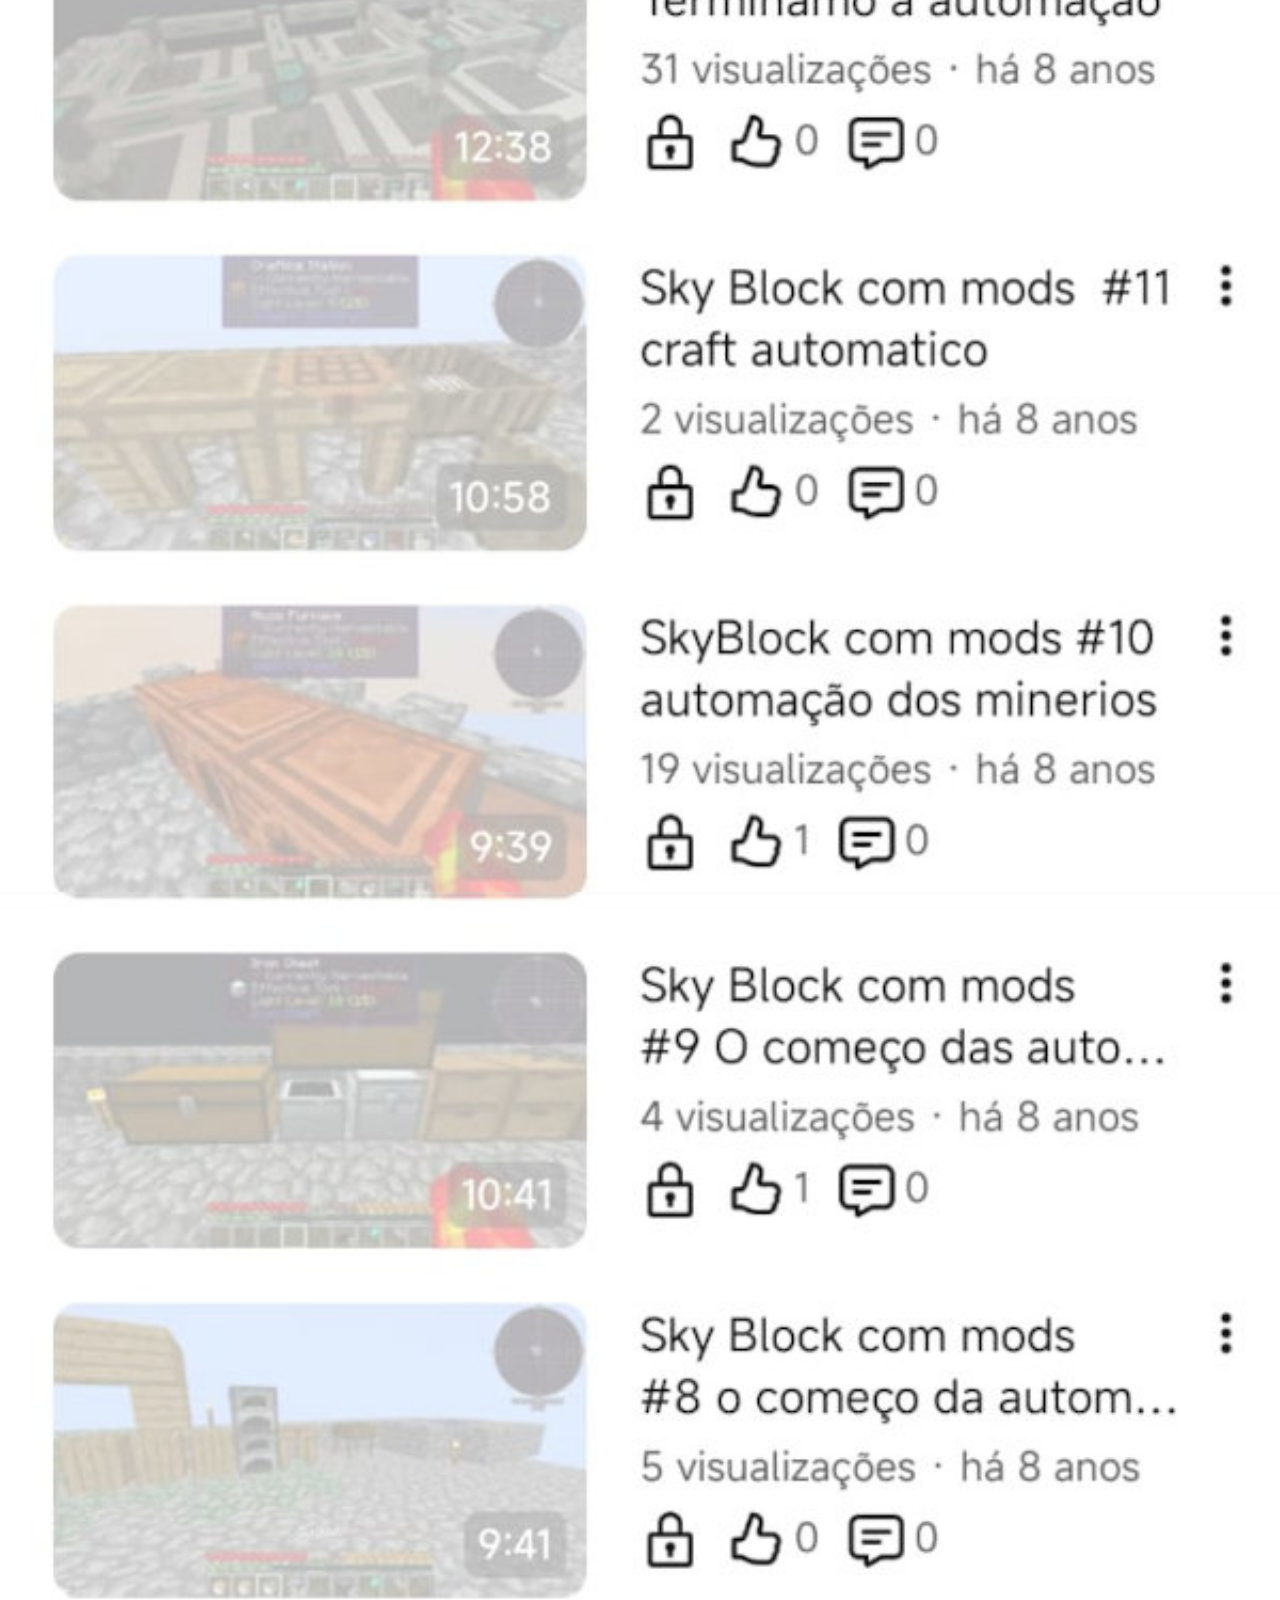
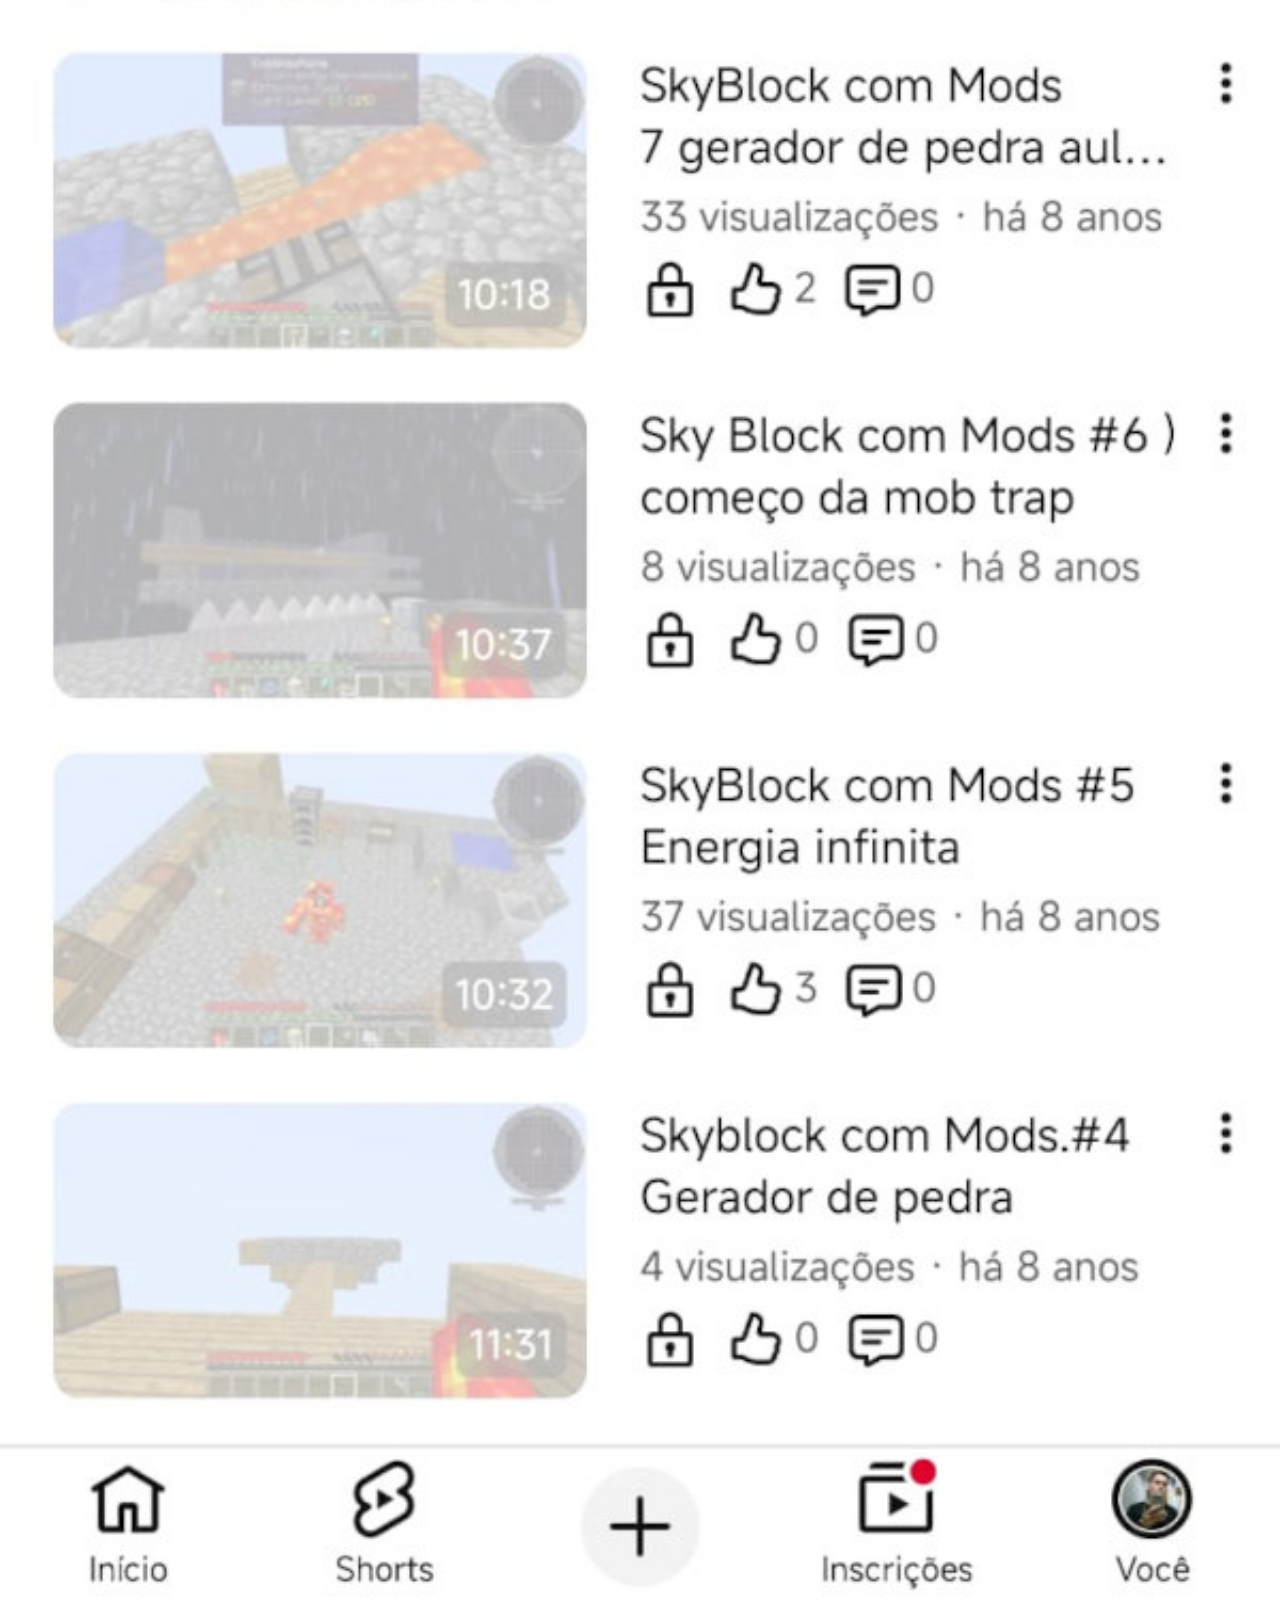
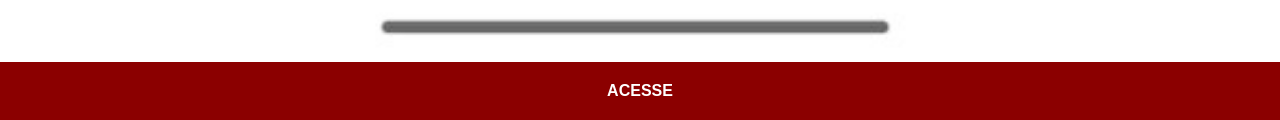
<file: youtube.html>
<!DOCTYPE html>
<html lang="pt-BR">
<head>
    <meta charset="UTF-8">
    <meta name="viewport" content="width=device-width, initial-scale=1.0">
    <title>YouTube</title>
    <link rel="stylesheet" href="estilos/social.css">
</head>
<body>
    <img src="imagens/tela-youtube.jpg" alt="Youtube">
    <a href="https://www.youtube.com/@henrique9864" target="_blank" rel="external">ACESSE</a>
</body>
</html>
</file>
<file: estilos/style.css>
@charset "UTF-8";

*{
    margin: 0;
    padding: 0;
    font-family: Arial, Helvetica, sans-serif;
}

html, body{
    height: 100vh;
    width: 100vw;
    background-color: black;
}

body{
    background: url(../imagens/fundo-madeira.jpg) no-repeat top center;
    background-size: cover;
    background-attachment: fixed;
}

main{
    position: relative;
    height: 100vh;
}

section#telefone{
    position: absolute;
    top: 50%;
    left: 50%;
    transform: translate(-50%, -50%);

    height: 627px;
    width: 311px;
    background: url(../imagens/frame-iphone.png) no-repeat;
    
}

iframe#tela{
    position: relative;
    top: 81.4px;
    left: 23px;
    height: 469.3px;
    width: 265px;

}

section#redes-sociais > a > img{
    width: 55px;
    margin: 10px;
    border-radius: 50%;
    box-shadow: 2px 2px 6px rgba(0, 0, 0, 0.603);
    box-sizing: border-box;
}

section#redes-sociais{
    text-align: right;
}

section#redes-sociais img:hover{
    border: 2px solid rgba(255, 255, 255, 0.562);
    transform: translate(-2px, -2px);
    box-shadow: 5px 5px 10px rgba(0, 0, 0, 0.63);
    transition: transform .3s, border 1s;
}
</file>
<file: estilos/social.css>
@charset "UTF-8";

   *{
            margin: 0;
            padding: 0px;
            font-family: Arial, Helvetica, sans-serif;
        }

        ::-webkit-scrollbar{
            width: 0px;
            height: 0px;
        }

        img{
            width: 100vw;
        }

        a{
            display: block;
            background-color: darkred;
            color: white;
            padding: 20px;
            text-align: center;
            font-weight: bolder;
            text-decoration: none;
        }

        a:hover{
            background-color: red;
        }
</file>
